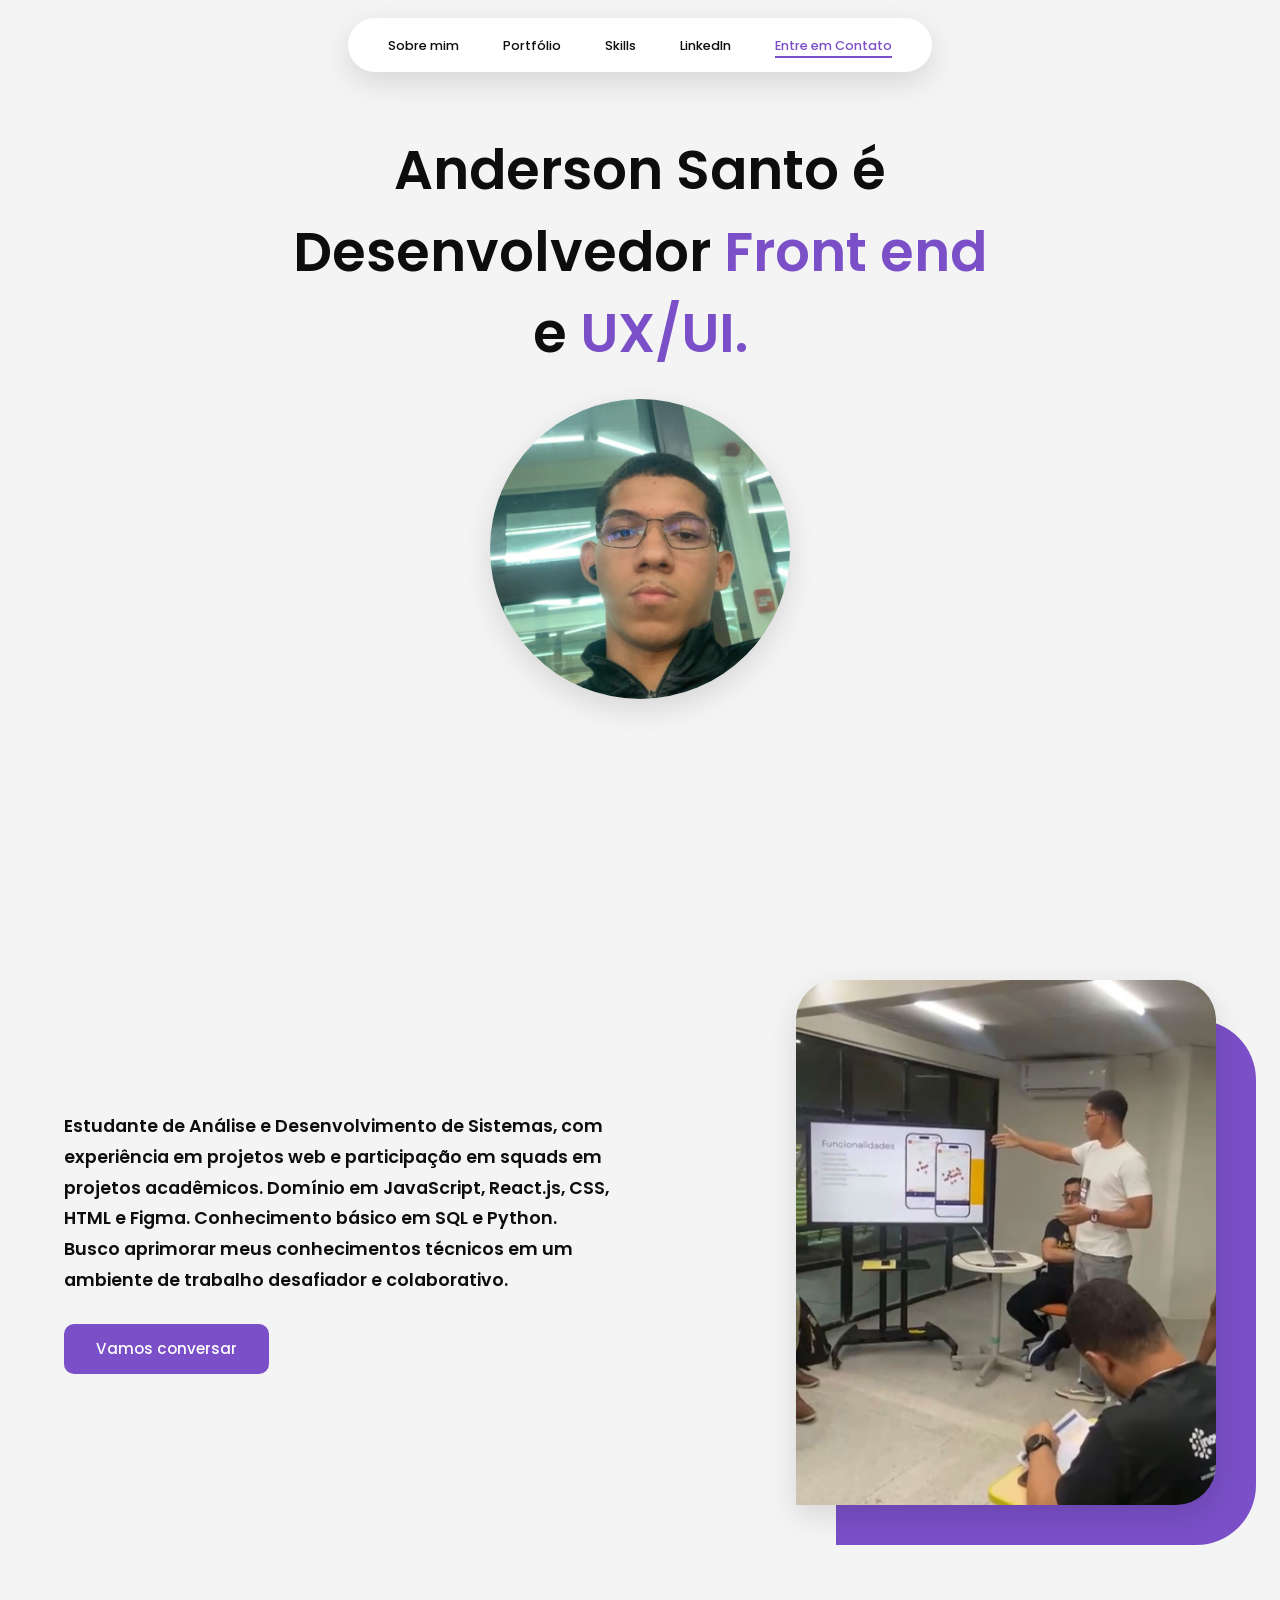
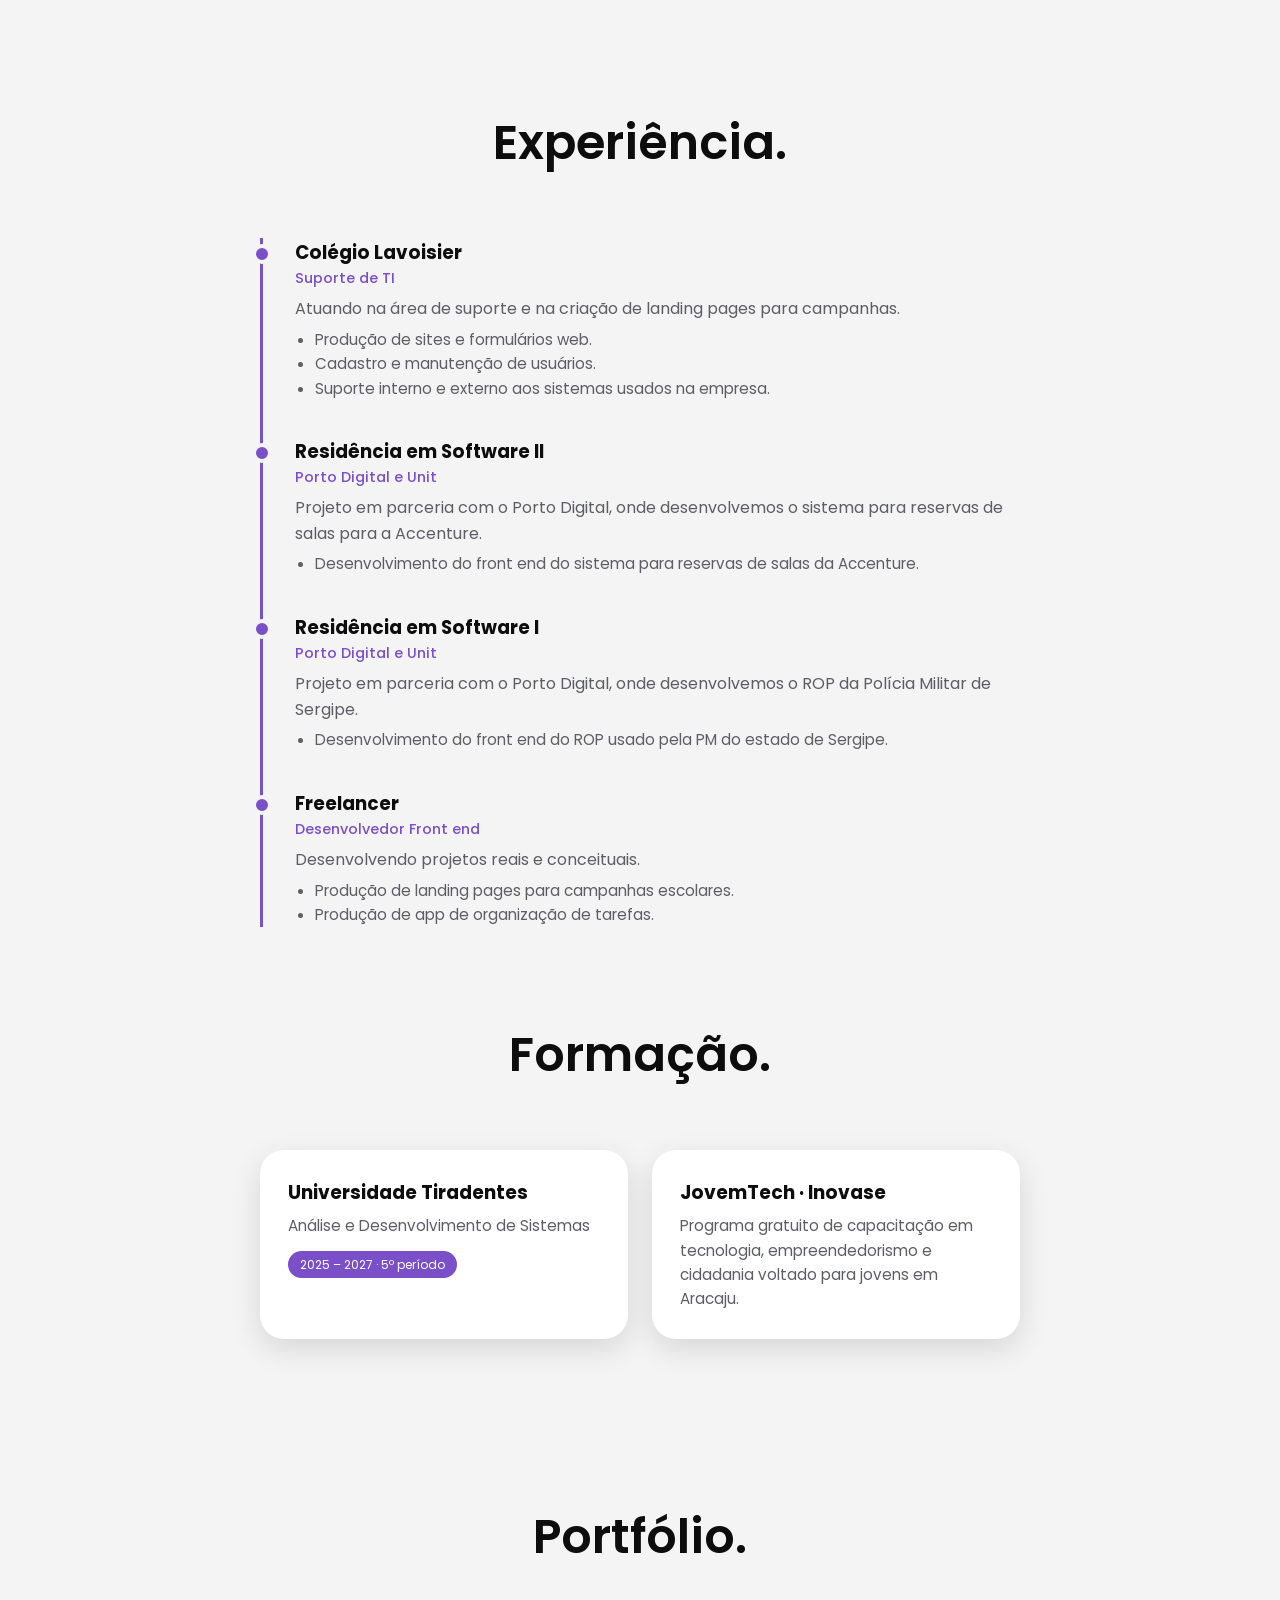
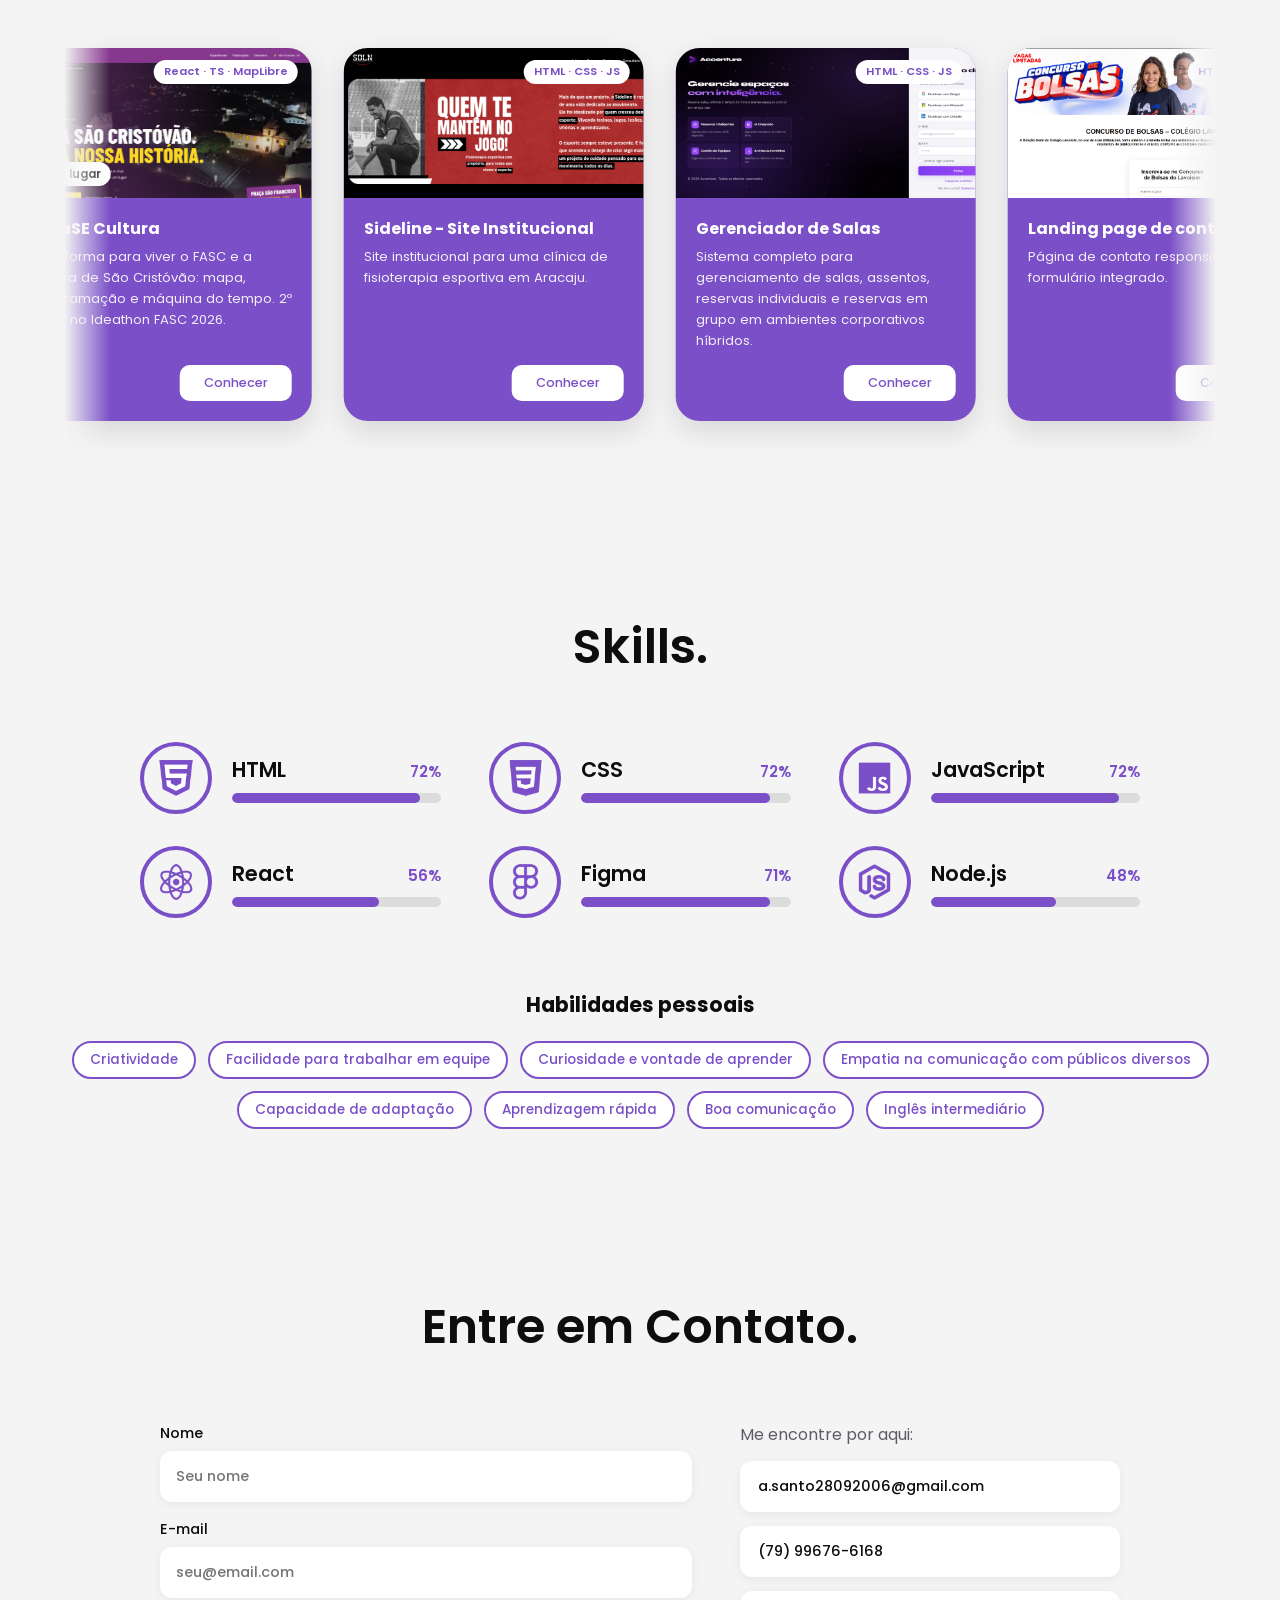
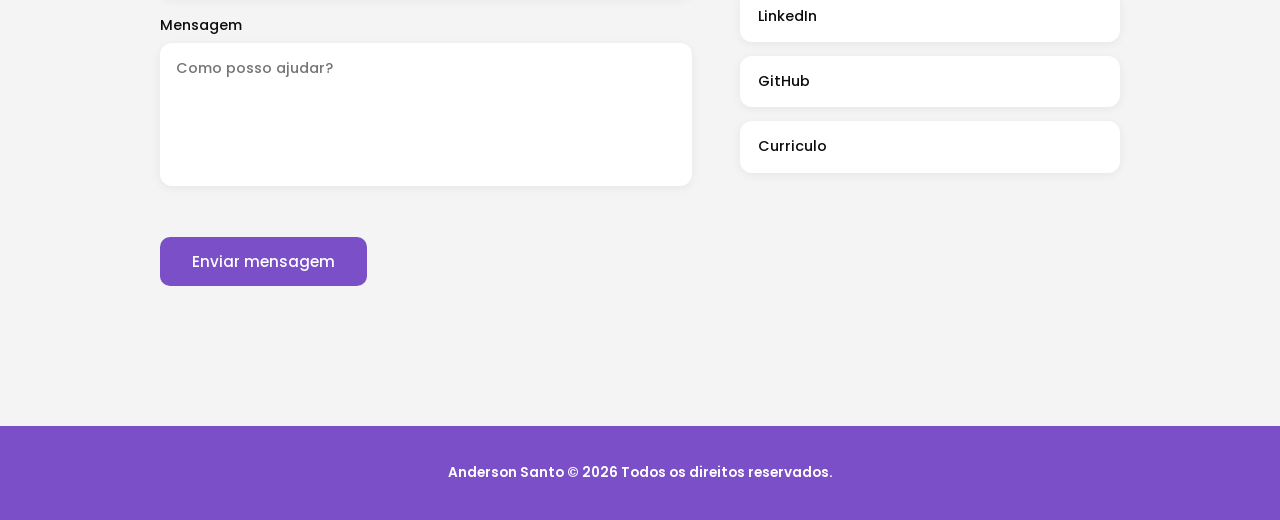
<file: index.html>
<!DOCTYPE html>
<html lang="pt-BR">
<head>
  <meta charset="UTF-8" />
  <meta name="viewport" content="width=device-width, initial-scale=1.0" />
  <title>Anderson Santo | Desenvolvedor Front end e UX/UI</title>
   <link rel="icon" type="image" href="img/favicon-512.png" />
  <meta name="description" content="Portfólio de Anderson Santo, desenvolvedor Front end e UX/UI. HTML, CSS, JavaScript, React e Figma." />
  <link rel="preconnect" href="https://fonts.googleapis.com" />
  <link rel="preconnect" href="https://fonts.gstatic.com" crossorigin />
  <link href="https://fonts.googleapis.com/css2?family=Poppins:wght@400;500;600;700&display=swap" rel="stylesheet" />
  <link rel="stylesheet" href="style.css" />
</head>
<body>

  <!-- NAVBAR -->
  <header class="nav-wrap">
    <nav class="nav" id="nav" aria-label="Navegação principal">
      <button class="nav-toggle" id="navToggle" aria-label="Abrir menu" aria-expanded="false">
        <span></span><span></span><span></span>
      </button>
      <ul class="nav-list" id="navList">
        <li><a href="#sobre">Sobre mim</a></li>
        <li><a href="#portfolio">Portfólio</a></li>
        <li><a href="#skills">Skills</a></li>
        <li><a href="https://www.linkedin.com/in/anderson-ferreira-9839b72b6" target="_blank" rel="noopener">LinkedIn</a></li>
        <li><a href="#contato">Entre em Contato</a></li>
      </ul>
    </nav>
  </header>

  <main>
    <!-- HERO -->
    <section class="hero" id="inicio">
      <h1 class="reveal">
        Anderson Santo é<br />
        Desenvolvedor <span class="accent">Front end</span><br />
        e <span class="accent">UX/UI.</span>
      </h1>
      <div class="hero-avatar reveal">
        <!-- Troque img/avatar.png pela sua ilustração -->
        <img src="img/foto1.jpeg" alt="Ilustração de Anderson Santo" id="avatarImg" />
     
      </div>
    </section>

    <!-- SOBRE -->
    <section class="about" id="sobre">
      <div class="about-text reveal">
        <p>
          Estudante de Análise e Desenvolvimento de Sistemas, com experiência em projetos web e
          participação em squads em projetos acadêmicos. Domínio em JavaScript, React.js, CSS, HTML
          e Figma. Conhecimento básico em SQL e Python. Busco aprimorar meus conhecimentos técnicos
          em um ambiente de trabalho desafiador e colaborativo.
        </p>
        <a href="#contato" class="btn btn-primary">Vamos conversar</a>
      </div>
      <div class="about-photo reveal">
        <div class="photo-frame">
          <!-- Troque img/foto.jpg pela sua foto -->
          <img src="img/foto2.jpeg" alt="Anderson Santo apresentando um projeto" id="photoImg" />
   
        </div>
      </div>
    </section>

    <!-- EXPERIÊNCIA E FORMAÇÃO -->
    <section class="section" id="experiencia">
      <h2 class="section-title reveal">Experiência.</h2>
      <div class="timeline">
        <article class="tl-item reveal">
          <span class="tl-dot"></span>
          <h3>Colégio Lavoisier <small>Suporte de TI</small></h3>
          <p>Atuando na área de suporte e na criação de landing pages para campanhas.</p>
          <ul>
            <li>Produção de sites e formulários web.</li>
            <li>Cadastro e manutenção de usuários.</li>
            <li>Suporte interno e externo aos sistemas usados na empresa.</li>
          </ul>
        </article>
         <article class="tl-item reveal">
          <span class="tl-dot"></span>
          <h3>Residência em Software II <small>Porto Digital e Unit</small></h3>
          <p>Projeto em parceria com o Porto Digital, onde desenvolvemos o sistema para reservas de salas para a Accenture.</p>
          <ul>
            <li>Desenvolvimento do front end do sistema para reservas de salas da Accenture.</li>
          </ul>
        </article>
        <article class="tl-item reveal">
          <span class="tl-dot"></span>
          <h3>Residência em Software I <small>Porto Digital e Unit</small></h3>
          <p>Projeto em parceria com o Porto Digital, onde desenvolvemos o ROP da Polícia Militar de Sergipe.</p>
          <ul>
            <li>Desenvolvimento do front end do ROP usado pela PM do estado de Sergipe.</li>
          </ul>
        </article>
        <article class="tl-item reveal">
          <span class="tl-dot"></span>
          <h3>Freelancer <small>Desenvolvedor Front end</small></h3>
          <p>Desenvolvendo projetos reais e conceituais.</p>
          <ul>
            <li>Produção de landing pages para campanhas escolares.</li>
            <li>Produção de app de organização de tarefas.</li>
          </ul>
        </article>
      </div>

      <h2 class="section-title sub reveal">Formação.</h2>
      <div class="edu-grid">
        <article class="edu-card reveal">
          <h3>Universidade Tiradentes</h3>
          <p>Análise e Desenvolvimento de Sistemas</p>
          <span class="tag">2025 – 2027 · 5º período</span>
        </article>
        <article class="edu-card reveal">
          <h3>JovemTech · Inovase</h3>
          <p>Programa gratuito de capacitação em tecnologia, empreendedorismo e cidadania voltado para jovens em Aracaju.</p>
        </article>
      </div>
    </section>

    <!-- PORTFÓLIO -->
    <section class="section" id="portfolio">
      <h2 class="section-title reveal">Portfólio.</h2>
      <div class="marquee reveal">
      <div class="cards">

        <article class="card">
          <div class="card-img">
            <img src="projects/vivase/assets/home.jpg" alt="Home da plataforma VivaSE Cultura">
            <span class="card-icon">React · TS · MapLibre</span>
            <span class="card-award">🥈 2º lugar</span>
          </div>
          <div class="card-body">
            <h3>VivaSE Cultura</h3>
            <p>Plataforma para viver o FASC e a cultura de São Cristóvão: mapa, programação e máquina do tempo. 2º lugar no Ideathon FASC 2026.</p>
            <a class="btn btn-light" href="projects/vivase/index.html">Conhecer</a>
          </div>
        </article>

        <article class="card">
          <div class="card-img">
            <img src="img/image3.png" alt="Página inicial do site da Sideline"><span class="card-icon">HTML · CSS · JS</span></div>
          <div class="card-body">
            <h3>Sideline - Site Institucional</h3>
            <p>Site institucional para uma clínica de fisioterapia esportiva em Aracaju.</p>
            <a class="btn btn-light" href="https://andersonsanto09.github.io/site-sideline/" target="_blank" rel="noopener">Conhecer</a>
          </div>
        </article>

        <article class="card">
          <div class="card-img">
            <img src="img/image.png" alt="Tela de login do Gerenciador de Salas">
            <span class="card-icon">HTML · CSS · JS</span>
          </div>
          <div class="card-body">
            <h3>Gerenciador de Salas</h3>
            <p>Sistema completo para gerenciamento de salas, assentos, reservas individuais e reservas em grupo em ambientes corporativos híbridos.
            </p>
            <a class="btn btn-light" href="projects/accenture-v3-demo/accenture-v3/index.html" target="_blank" rel="noopener">Conhecer</a>
          </div>
        </article>


        <article class="card">
          <div class="card-img">
             <img src="img/image2.png" alt="Landing page de contato"><span class="card-icon">HTML · CSS · JS</span></div>
          <div class="card-body">
            <h3>Landing page de contato</h3>
            <p>Página de contato responsiva com formulário integrado.</p>
            <a class="btn btn-light" href="https://andersonsanto09.github.io/LandingPage-Formulario/" target="_blank" rel="noopener">Conhecer</a>
          </div>
        </article>

        <!-- Cards reservados para próximos projetos: troque pelo conteúdo real quando tiver -->
        <article class="card card-soon">
          <div class="card-img"><span class="soon-mark">+</span></div>
          <div class="card-body">
            <h3>Em breve</h3>
            <p>Novo projeto em desenvolvimento.</p>
          </div>
        </article>

        <article class="card card-soon">
          <div class="card-img"><span class="soon-mark">+</span></div>
          <div class="card-body">
            <h3>Em breve</h3>
            <p>Novo projeto em desenvolvimento.</p>
          </div>
        </article>

      </div>
      </div>
    </section>

    <!-- SKILLS -->
    <section class="section" id="skills">
      <h2 class="section-title reveal">Skills.</h2>
      <div class="skills">
        <div class="skill reveal" data-level="90">
          <div class="skill-icon"><img src="img/skills/html.png" alt="HTML"></div>
          <div class="skill-info"><span class="skill-name">HTML</span><div class="bar"><i></i></div></div>
        </div>
        <div class="skill reveal" data-level="90">
          <div class="skill-icon"><img src="img/skills/css-3.png" alt="CSS"></div>
          <div class="skill-info"><span class="skill-name">CSS</span><div class="bar"><i></i></div></div>
        </div>
        <div class="skill reveal" data-level="90">
          <div class="skill-icon"><img src="img/skills/js.png" alt="JavaScript"></div>
          <div class="skill-info"><span class="skill-name">JavaScript</span><div class="bar"><i></i></div></div>
        </div>
        <div class="skill reveal" data-level="70">
          <div class="skill-icon"><img src="img/skills/react.png" alt="React"></div>
          <div class="skill-info"><span class="skill-name">React</span><div class="bar"><i></i></div></div>
        </div>
        <div class="skill reveal" data-level="90">
          <div class="skill-icon"><img src="img/skills/figma.png" alt="Figma"></div>
          <div class="skill-info"><span class="skill-name">Figma</span><div class="bar"><i></i></div></div>
        </div>
        <div class="skill reveal" data-level="60">
          <div class="skill-icon"><img src="img/skills/nodejs.png" alt="Node.js"></div>
          <div class="skill-info"><span class="skill-name">Node.js</span><div class="bar"><i></i></div></div>
        </div>
        <!-- <div class="skill reveal" data-level="40">
          <div class="skill-icon">Py</div>
          <div class="skill-info"><span class="skill-name">Python <em>(noção)</em></span><div class="bar"><i></i></div></div>
        </div> -->
        <!-- <div class="skill reveal" data-level="40">
          <div class="skill-icon">SQL</div>
          <div class="skill-info"><span class="skill-name">SQL <em>(noção)</em></span><div class="bar"><i></i></div></div>
        </div> -->
    
      </div>

      <h3 class="soft-title reveal">Habilidades pessoais</h3>
      <ul class="chips reveal">
        <li>Criatividade</li>
        <li>Facilidade para trabalhar em equipe</li>
        <li>Curiosidade e vontade de aprender</li>
        <li>Empatia na comunicação com públicos diversos</li>
        <li>Capacidade de adaptação</li>
        <li>Aprendizagem rápida</li>
        <li>Boa comunicação</li>
        <li>Inglês intermediário</li>
      </ul>
    </section>

    <!-- CONTATO -->
    <section class="section" id="contato">
      <h2 class="section-title reveal">Entre em Contato.</h2>
      <div class="contact">
        <form class="form reveal" id="contactForm" novalidate>
          <label>Nome
            <input type="text" name="nome" id="nome" placeholder="Seu nome" required />
          </label>
          <label>E-mail
            <input type="email" name="email" id="email" placeholder="seu@email.com" required />
          </label>
          <label>Mensagem
            <textarea name="mensagem" id="mensagem" rows="5" placeholder="Como posso ajudar?" required></textarea>
          </label>
          <p class="form-msg" id="formMsg" role="status" aria-live="polite"></p>
          <button type="submit" class="btn btn-primary">Enviar mensagem</button>
        </form>

        <div class="contact-info reveal">
          <p>Me encontre por aqui:</p>
          <a href="mailto:a.santo28092006@gmail.com" class="contact-link">a.santo28092006@gmail.com</a>
          <a href="tel:+5579996766168" class="contact-link">(79) 99676-6168</a>
          <a href="https://www.linkedin.com/in/anderson-ferreira-9839b72b6" target="_blank" rel="noopener" class="contact-link">LinkedIn</a>
          <a href="https://github.com/andersonsanto09" target="_blank" rel="noopener" class="contact-link">GitHub</a>
          <a href="docs/curriculo-anderson-santo.pdf" target="_blank" rel="noopener" class="contact-link">Curriculo</a>
        </div>
      </div>
    </section>
  </main>

  <footer class="footer">
    <p>Anderson Santo © 2026 Todos os direitos reservados.</p>
  </footer>

  <script src="script.js"></script>
</body>
</html>
</file>
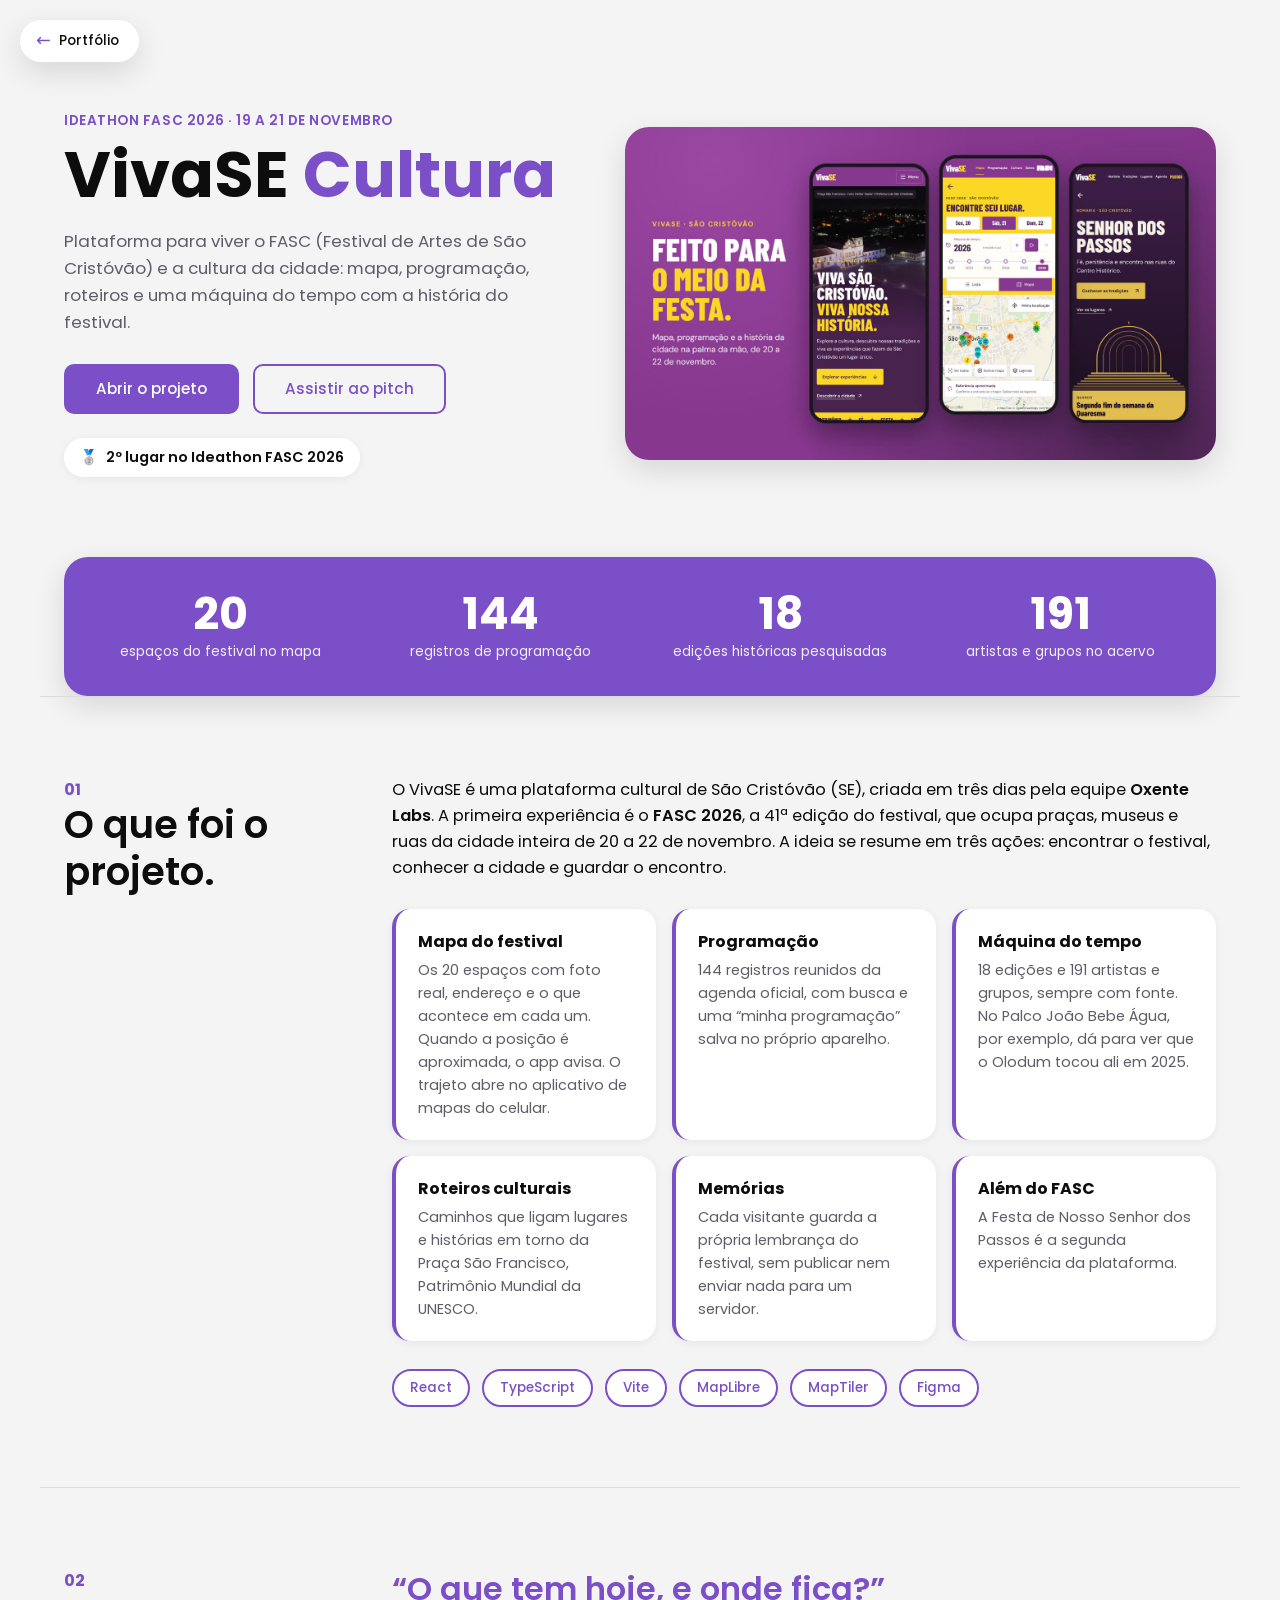
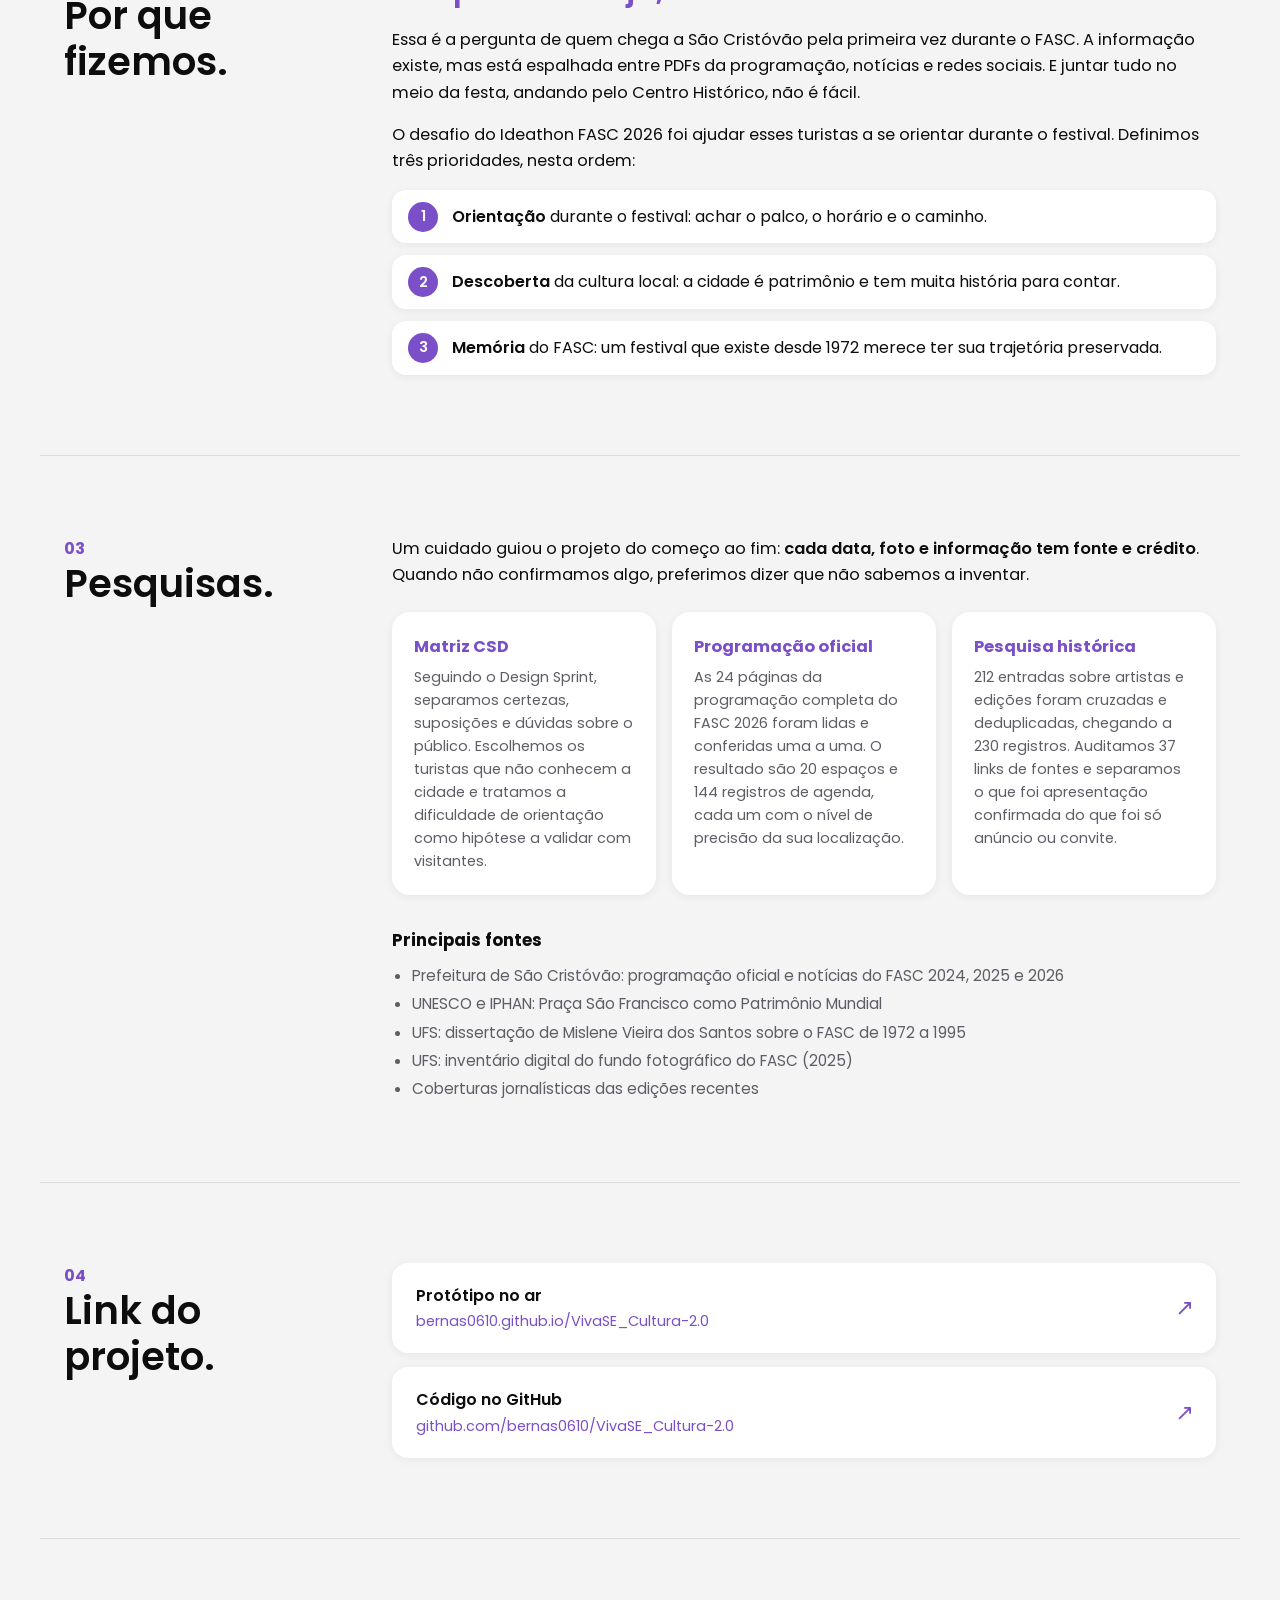
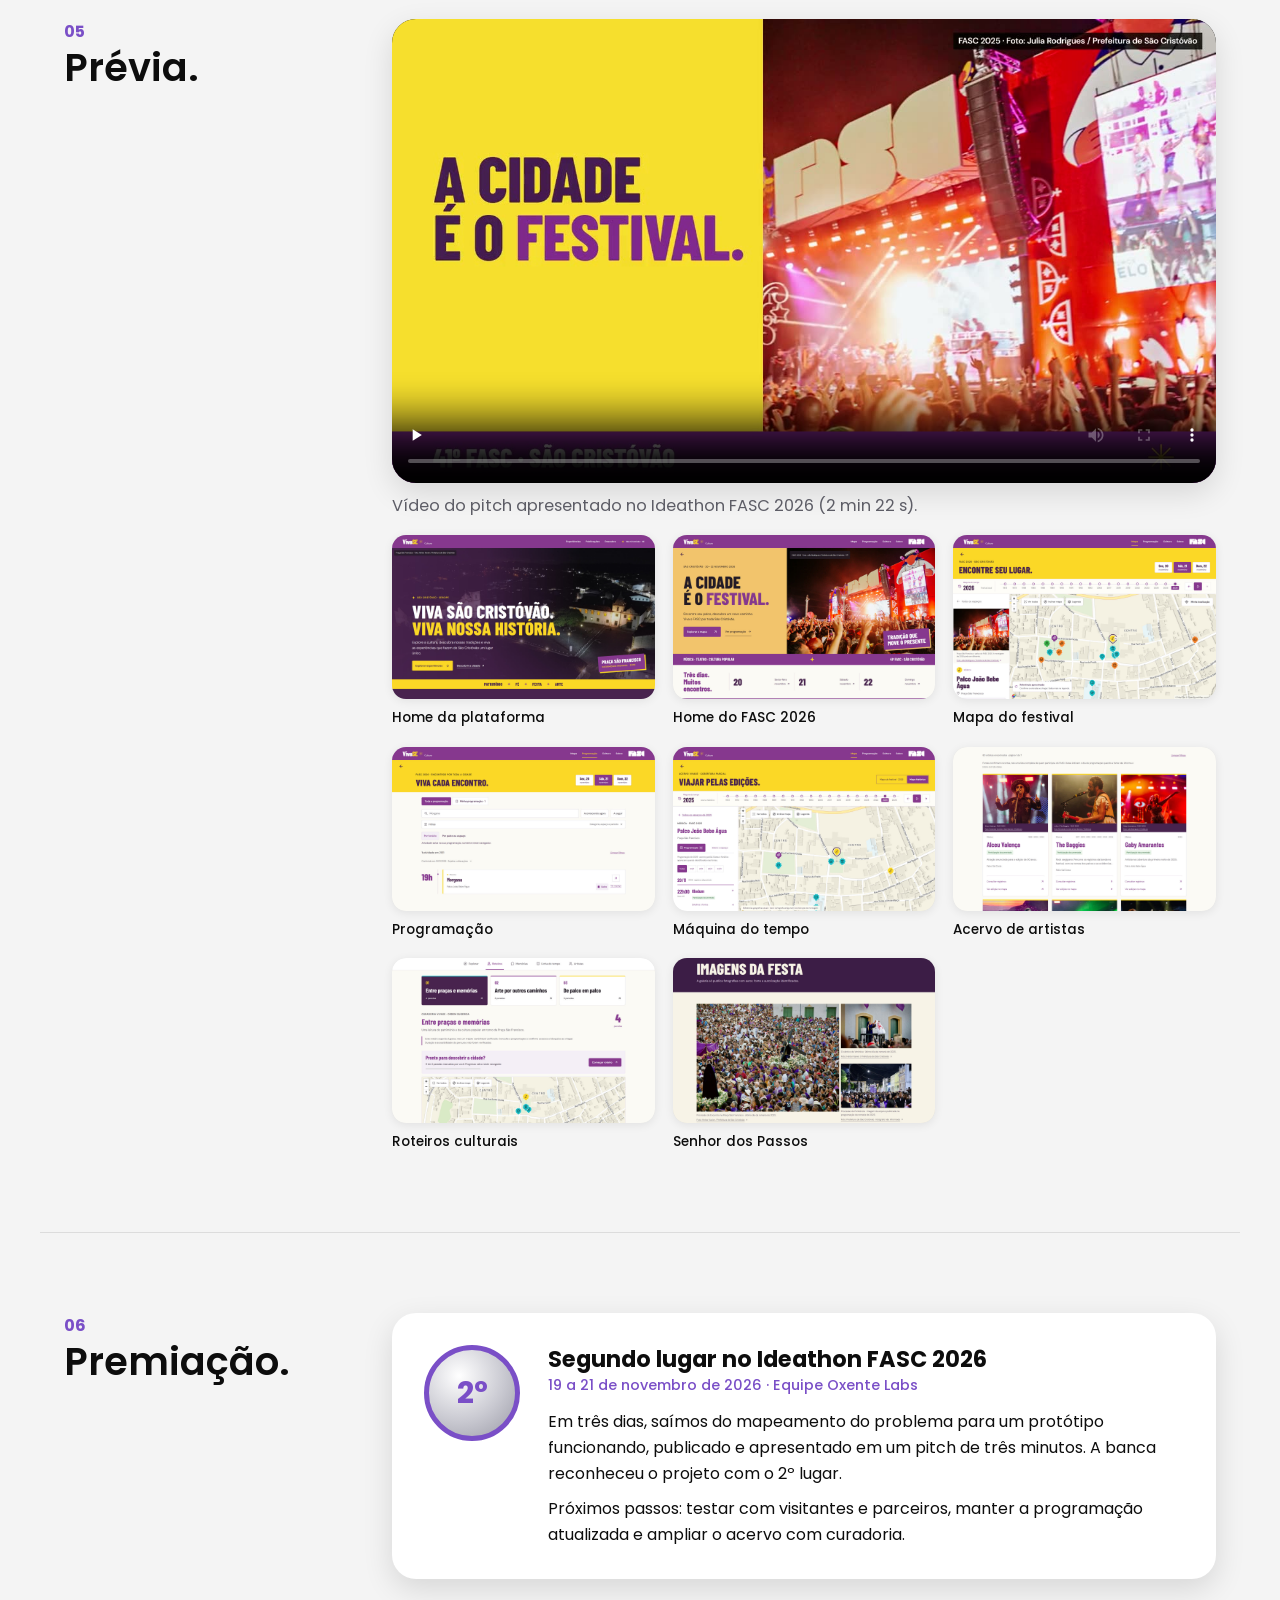
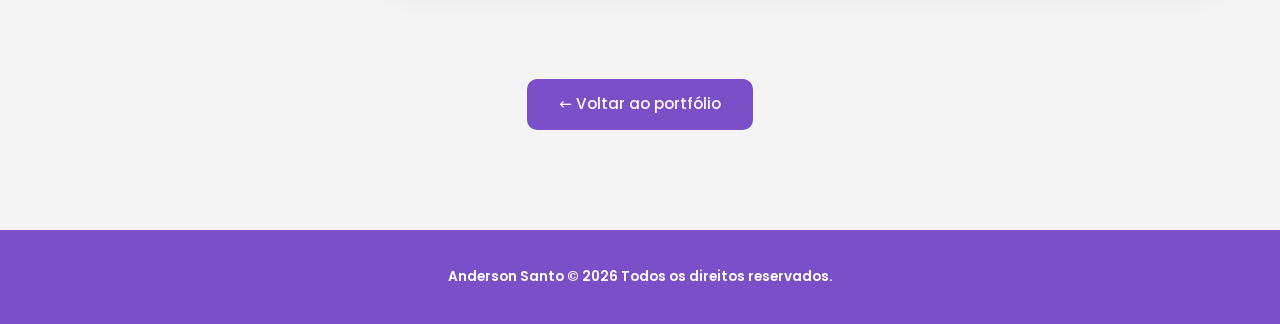
<file: projects/vivase/index.html>
<!DOCTYPE html>
<html lang="pt-BR">
<head>
  <meta charset="UTF-8" />
  <meta name="viewport" content="width=device-width, initial-scale=1.0" />
  <title>VivaSE Cultura | Anderson Santo</title>
  <link rel="icon" type="image" href="../../img/favicon-512.png" />
  <meta name="description" content="VivaSE Cultura: plataforma para viver o FASC e a cultura de São Cristóvão (SE). Projeto premiado com o 2º lugar no Ideathon FASC 2026." />
  <link rel="preconnect" href="https://fonts.googleapis.com" />
  <link rel="preconnect" href="https://fonts.gstatic.com" crossorigin />
  <link href="https://fonts.googleapis.com/css2?family=Poppins:wght@400;500;600;700&display=swap" rel="stylesheet" />
  <link rel="stylesheet" href="../../style.css" />
  <link rel="stylesheet" href="projeto.css" />
</head>
<body>

  <!-- Botão flutuante para voltar ao portfólio -->
  <a class="back-float" href="../../index.html#portfolio" aria-label="Voltar ao portfólio">
    <span class="back-arrow" aria-hidden="true">←</span>
    <span class="back-text">Portfólio</span>
  </a>

  <main>
    <!-- HERO -->
    <section class="p-hero">
      <div class="p-hero-text reveal">
        <p class="eyebrow">Ideathon FASC 2026 · 19 a 21 de novembro</p>
        <h1>VivaSE <span class="accent">Cultura</span></h1>
        <p class="lead">
          Plataforma para viver o FASC (Festival de Artes de São Cristóvão) e a cultura da cidade: mapa,
          programação, roteiros e uma máquina do tempo com a história do festival.
        </p>
        <div class="p-hero-actions">
          <a class="btn btn-primary" href="https://bernas0610.github.io/VivaSE_Cultura-2.0/" target="_blank" rel="noopener">Abrir o projeto</a>
          <a class="btn btn-outline" href="#previa">Assistir ao pitch</a>
        </div>
        <a class="award-pill" href="#premiacao"><span aria-hidden="true">🥈</span> 2º lugar no Ideathon FASC 2026</a>
      </div>
      <div class="p-hero-img reveal">
        <img src="assets/celulares.jpg" alt="Três celulares mostrando a Home do VivaSE, o mapa do FASC 2026 e a experiência Senhor dos Passos" />
      </div>
    </section>

    <!-- NÚMEROS -->
    <section class="stats reveal" aria-label="O projeto em números">
      <div><strong>20</strong><span>espaços do festival no mapa</span></div>
      <div><strong>144</strong><span>registros de programação</span></div>
      <div><strong>18</strong><span>edições históricas pesquisadas</span></div>
      <div><strong>191</strong><span>artistas e grupos no acervo</span></div>
    </section>

    <!-- 01 O QUE FOI O PROJETO -->
    <section class="section p-block" id="projeto">
      <div class="p-head reveal">
        <span class="p-num">01</span>
        <h2>O que foi o projeto.</h2>
      </div>
      <div class="p-body reveal">
        <p>
          O VivaSE é uma plataforma cultural de São Cristóvão (SE), criada em três dias pela equipe
          <strong>Oxente Labs</strong>. A primeira experiência é o <strong>FASC 2026</strong>, a 41ª edição do festival,
          que ocupa praças, museus e ruas da cidade inteira de 20 a 22 de novembro. A ideia se resume em três
          ações: encontrar o festival, conhecer a cidade e guardar o encontro.
        </p>
        <ul class="features">
          <li>
            <h3>Mapa do festival</h3>
            <p>Os 20 espaços com foto real, endereço e o que acontece em cada um. Quando a posição é aproximada, o app avisa. O trajeto abre no aplicativo de mapas do celular.</p>
          </li>
          <li>
            <h3>Programação</h3>
            <p>144 registros reunidos da agenda oficial, com busca e uma “minha programação” salva no próprio aparelho.</p>
          </li>
          <li>
            <h3>Máquina do tempo</h3>
            <p>18 edições e 191 artistas e grupos, sempre com fonte. No Palco João Bebe Água, por exemplo, dá para ver que o Olodum tocou ali em 2025.</p>
          </li>
          <li>
            <h3>Roteiros culturais</h3>
            <p>Caminhos que ligam lugares e histórias em torno da Praça São Francisco, Patrimônio Mundial da UNESCO.</p>
          </li>
          <li>
            <h3>Memórias</h3>
            <p>Cada visitante guarda a própria lembrança do festival, sem publicar nem enviar nada para um servidor.</p>
          </li>
          <li>
            <h3>Além do FASC</h3>
            <p>A Festa de Nosso Senhor dos Passos é a segunda experiência da plataforma.</p>
          </li>
        </ul>
        <ul class="chips stack" aria-label="Tecnologias usadas">
          <li>React</li><li>TypeScript</li><li>Vite</li><li>MapLibre</li><li>MapTiler</li><li>Figma</li>
        </ul>
      </div>
    </section>

    <!-- 02 MOTIVO -->
    <section class="section p-block" id="motivo">
      <div class="p-head reveal">
        <span class="p-num">02</span>
        <h2>Por que fizemos.</h2>
      </div>
      <div class="p-body reveal">
        <blockquote class="quote">“O que tem hoje, e onde fica?”</blockquote>
        <p>
          Essa é a pergunta de quem chega a São Cristóvão pela primeira vez durante o FASC. A informação existe,
          mas está espalhada entre PDFs da programação, notícias e redes sociais. E juntar tudo no meio da festa,
          andando pelo Centro Histórico, não é fácil.
        </p>
        <p>
          O desafio do Ideathon FASC 2026 foi ajudar esses turistas a se orientar durante o festival. Definimos três
          prioridades, nesta ordem:
        </p>
        <ol class="priorities">
          <li><strong>Orientação</strong> durante o festival: achar o palco, o horário e o caminho.</li>
          <li><strong>Descoberta</strong> da cultura local: a cidade é patrimônio e tem muita história para contar.</li>
          <li><strong>Memória</strong> do FASC: um festival que existe desde 1972 merece ter sua trajetória preservada.</li>
        </ol>
      </div>
    </section>

    <!-- 03 PESQUISAS -->
    <section class="section p-block" id="pesquisas">
      <div class="p-head reveal">
        <span class="p-num">03</span>
        <h2>Pesquisas.</h2>
      </div>
      <div class="p-body reveal">
        <p>
          Um cuidado guiou o projeto do começo ao fim: <strong>cada data, foto e informação tem fonte e crédito</strong>.
          Quando não confirmamos algo, preferimos dizer que não sabemos a inventar.
        </p>

        <div class="research">
          <article class="r-card">
            <h3>Matriz CSD</h3>
            <p>Seguindo o Design Sprint, separamos certezas, suposições e dúvidas sobre o público. Escolhemos os turistas que não conhecem a cidade e tratamos a dificuldade de orientação como hipótese a validar com visitantes.</p>
          </article>
          <article class="r-card">
            <h3>Programação oficial</h3>
            <p>As 24 páginas da programação completa do FASC 2026 foram lidas e conferidas uma a uma. O resultado são 20 espaços e 144 registros de agenda, cada um com o nível de precisão da sua localização.</p>
          </article>
          <article class="r-card">
            <h3>Pesquisa histórica</h3>
            <p>212 entradas sobre artistas e edições foram cruzadas e deduplicadas, chegando a 230 registros. Auditamos 37 links de fontes e separamos o que foi apresentação confirmada do que foi só anúncio ou convite.</p>
          </article>
        </div>

        <h3 class="sources-title">Principais fontes</h3>
        <ul class="sources">
          <li>Prefeitura de São Cristóvão: programação oficial e notícias do FASC 2024, 2025 e 2026</li>
          <li>UNESCO e IPHAN: Praça São Francisco como Patrimônio Mundial</li>
          <li>UFS: dissertação de Mislene Vieira dos Santos sobre o FASC de 1972 a 1995</li>
          <li>UFS: inventário digital do fundo fotográfico do FASC (2025)</li>
          <li>Coberturas jornalísticas das edições recentes</li>
        </ul>
      </div>
    </section>

    <!-- 04 LINK -->
    <section class="section p-block" id="link">
      <div class="p-head reveal">
        <span class="p-num">04</span>
        <h2>Link do projeto.</h2>
      </div>
      <div class="p-body reveal">
        <div class="links">
          <a class="link-card" href="https://bernas0610.github.io/VivaSE_Cultura-2.0/" target="_blank" rel="noopener">
            <span class="link-label">Protótipo no ar</span>
            <span class="link-url">bernas0610.github.io/VivaSE_Cultura-2.0</span>
            <span class="link-arrow" aria-hidden="true">↗</span>
          </a>
          <a class="link-card" href="https://github.com/bernas0610/VivaSE_Cultura-2.0" target="_blank" rel="noopener">
            <span class="link-label">Código no GitHub</span>
            <span class="link-url">github.com/bernas0610/VivaSE_Cultura-2.0</span>
            <span class="link-arrow" aria-hidden="true">↗</span>
          </a>
        </div>
      </div>
    </section>

    <!-- 05 PRÉVIA -->
    <section class="section p-block" id="previa">
      <div class="p-head reveal">
        <span class="p-num">05</span>
        <h2>Prévia.</h2>
      </div>
      <div class="p-body reveal">
        <div class="video">
          <video controls preload="none" poster="assets/pitch-poster.jpg" playsinline>
            <source src="assets/pitch.mp4" type="video/mp4" />
            Seu navegador não reproduz vídeo. <a href="assets/pitch.mp4">Baixe o vídeo do pitch</a>.
          </video>
        </div>
        <p class="caption">Vídeo do pitch apresentado no Ideathon FASC 2026 (2 min 22 s).</p>

        <ul class="gallery">
          <li><button type="button" data-full="assets/home.jpg"><img src="assets/home.jpg" alt="Home da plataforma VivaSE" loading="lazy" /></button><span>Home da plataforma</span></li>
          <li><button type="button" data-full="assets/home-fasc.jpg"><img src="assets/home-fasc.jpg" alt="Home do FASC 2026 no VivaSE" loading="lazy" /></button><span>Home do FASC 2026</span></li>
          <li><button type="button" data-full="assets/mapa.jpg"><img src="assets/mapa.jpg" alt="Mapa com o Palco João Bebe Água selecionado" loading="lazy" /></button><span>Mapa do festival</span></li>
          <li><button type="button" data-full="assets/programacao.jpg"><img src="assets/programacao.jpg" alt="Programação do festival com busca" loading="lazy" /></button><span>Programação</span></li>
          <li><button type="button" data-full="assets/maquina-do-tempo.jpg"><img src="assets/maquina-do-tempo.jpg" alt="Máquina do tempo mostrando o Olodum em 2025" loading="lazy" /></button><span>Máquina do tempo</span></li>
          <li><button type="button" data-full="assets/artistas.jpg"><img src="assets/artistas.jpg" alt="Acervo de artistas do FASC" loading="lazy" /></button><span>Acervo de artistas</span></li>
          <li><button type="button" data-full="assets/roteiros.jpg"><img src="assets/roteiros.jpg" alt="Roteiros culturais pelo Centro Histórico" loading="lazy" /></button><span>Roteiros culturais</span></li>
          <li><button type="button" data-full="assets/senhor-dos-passos.jpg"><img src="assets/senhor-dos-passos.jpg" alt="Experiência da Festa de Nosso Senhor dos Passos" loading="lazy" /></button><span>Senhor dos Passos</span></li>
        </ul>
      </div>
    </section>

    <!-- 06 PREMIAÇÃO -->
    <section class="section p-block" id="premiacao">
      <div class="p-head reveal">
        <span class="p-num">06</span>
        <h2>Premiação.</h2>
      </div>
      <div class="p-body reveal">
        <div class="award">
          <div class="medal" aria-hidden="true">2º</div>
          <div>
            <h3>Segundo lugar no Ideathon FASC 2026</h3>
            <p class="award-meta">19 a 21 de novembro de 2026 · Equipe Oxente Labs</p>
            <p>
              Em três dias, saímos do mapeamento do problema para um protótipo funcionando, publicado e
              apresentado em um pitch de três minutos. A banca reconheceu o projeto com o 2º lugar.
            </p>
            <p>
              Próximos passos: testar com visitantes e parceiros, manter a programação atualizada e ampliar o
              acervo com curadoria.
            </p>
          </div>
        </div>
      </div>
    </section>

    <div class="back">
      <a class="btn btn-primary" href="../../index.html#portfolio">← Voltar ao portfólio</a>
    </div>
  </main>

  <dialog class="lightbox" id="lightbox" aria-label="Imagem ampliada">
    <button type="button" class="lightbox-close" aria-label="Fechar">×</button>
    <img alt="" />
  </dialog>

  <footer class="footer">
    <p>Anderson Santo © 2026 Todos os direitos reservados.</p>
  </footer>

  <script src="projeto.js"></script>
</body>
</html>
</file>
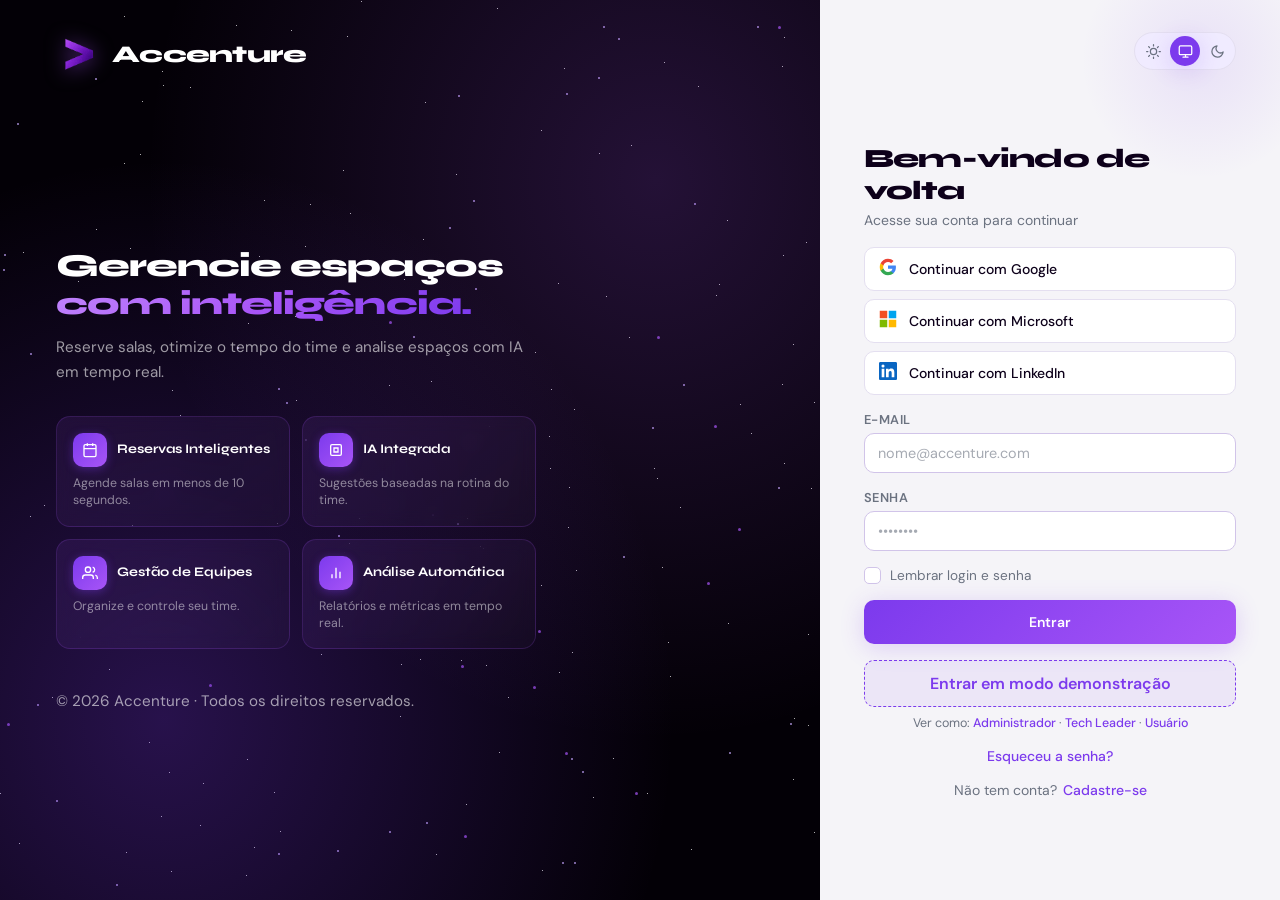
<file: projects/accenture-v3-demo/accenture-v3/index.html>
<!doctype html>
<html lang="pt-BR">
<head>
  <meta charset="UTF-8"/>
  <meta name="viewport" content="width=device-width, initial-scale=1.0"/>
  <title>Accenture | Gestão de Salas</title>
  <link rel="icon" href="assets/favicon.ico"/>
  <link rel="stylesheet" href="css/theme.css"/>
  <link rel="stylesheet" href="css/auth.css"/>
</head>
<body>
<main class="page-layout">

  <!-- ═══ HERO PANEL ═══════════════════════════════════════════════ -->
  <section class="hero-panel">
    <div class="stars-bg" aria-hidden="true">
      <div id="star-layer-1" class="star-layer star-layer--1"></div>
      <div id="star-layer-2" class="star-layer star-layer--2"></div>
      <div id="star-layer-3" class="star-layer star-layer--3"></div>
    </div>

    <div class="brand">
      <img src="assets/logo.png" alt="Accenture" class="brand-logo"/>
      <span class="brand-name">Accenture</span>
    </div>

    <div class="hero-copy">
      <h1>Gerencie espaços<br><span>com inteligência.</span></h1>
      <p>Reserve salas, otimize o tempo do time e analise espaços com IA em tempo real.</p>

      <div class="floating-cards">
        <article class="feature-card">
          <div class="feature-card__head">
            <div class="feature-icon-wrap"><svg viewBox="0 0 24 24"><rect x="3" y="4" width="18" height="18" rx="2"/><path d="M16 2v4M8 2v4M3 10h18"/></svg></div>
            <h3 class="feature-card__title">Reservas Inteligentes</h3>
          </div>
          <p class="feature-card__desc">Agende salas em menos de 10 segundos.</p>
        </article>
        <article class="feature-card">
          <div class="feature-card__head">
            <div class="feature-icon-wrap"><svg viewBox="0 0 24 24"><rect x="4" y="4" width="16" height="16" rx="2"/><path d="M9 9h6v6H9z"/></svg></div>
            <h3 class="feature-card__title">IA Integrada</h3>
          </div>
          <p class="feature-card__desc">Sugestões baseadas na rotina do time.</p>
        </article>
        <article class="feature-card">
          <div class="feature-card__head">
            <div class="feature-icon-wrap"><svg viewBox="0 0 24 24"><path d="M17 21v-2a4 4 0 0 0-4-4H5a4 4 0 0 0-4 4v2"/><circle cx="9" cy="7" r="4"/><path d="M23 21v-2a4 4 0 0 0-3-3.87M16 3.13a4 4 0 0 1 0 7.75"/></svg></div>
            <h3 class="feature-card__title">Gestão de Equipes</h3>
          </div>
          <p class="feature-card__desc">Organize e controle seu time.</p>
        </article>
        <article class="feature-card">
          <div class="feature-card__head">
            <div class="feature-icon-wrap"><svg viewBox="0 0 24 24"><path d="M18 20V10M12 20V4M6 20v-6"/></svg></div>
            <h3 class="feature-card__title">Análise Automática</h3>
          </div>
          <p class="feature-card__desc">Relatórios e métricas em tempo real.</p>
        </article>
      </div>
      <p class="hero-footer">© 2026 Accenture · Todos os direitos reservados.</p>
    </div>
  </section>

  <!-- ═══ FORM PANEL ════════════════════════════════════════════════ -->
  <section class="form-panel">
    <!-- 3-button theme switcher (light / system / dark) -->
    <div class="theme-switcher theme-switcher-top" role="group" aria-label="Tema de cores">
      <button type="button" class="theme-btn" data-theme-btn="light" title="Tema claro" aria-pressed="false">
        <svg viewBox="0 0 24 24"><circle cx="12" cy="12" r="5"/><path d="M12 1v2M12 21v2M4.22 4.22l1.42 1.42M18.36 18.36l1.42 1.42M1 12h2M21 12h2M4.22 19.78l1.42-1.42M18.36 5.64l1.42-1.42"/></svg>
      </button>
      <button type="button" class="theme-btn" data-theme-btn="system" title="Usar preferência do sistema (detecta automaticamente)" aria-pressed="false">
        <svg viewBox="0 0 24 24"><rect x="2" y="3" width="20" height="14" rx="2"/><path d="M8 21h8M12 17v4"/></svg>
      </button>
      <button type="button" class="theme-btn" data-theme-btn="dark" title="Tema escuro" aria-pressed="false">
        <svg viewBox="0 0 24 24"><path d="M21 12.79A9 9 0 1 1 11.21 3 7 7 0 0 0 21 12.79z"/></svg>
      </button>
    </div>

    <div class="form-wrapper">
      <div class="screen-slider">

        <!-- ── LOGIN ──────────────────────────────────────────────── -->
        <form class="auth-screen active" data-screen="login" data-form-type="login" novalidate>
          <div class="auth-header">
            <h2>Bem-vindo de volta</h2>
            <p class="auth-subtitle">Acesse sua conta para continuar</p>
          </div>

          <div class="social-auth" role="group" aria-label="Login com rede social">
            <button type="button" class="social-btn" data-oauth="google">
              <span class="social-btn__icon">
                <svg viewBox="0 0 24 24"><path fill="#4285F4" d="M22.56 12.25c0-.78-.07-1.53-.2-2.25H12v4.26h5.92a5.06 5.06 0 0 1-2.2 3.32v2.77h3.57c2.08-1.92 3.28-4.74 3.28-8.1z"/><path fill="#34A853" d="M12 23c2.97 0 5.46-.98 7.28-2.66l-3.57-2.77c-.98.66-2.23 1.06-3.71 1.06-2.86 0-5.29-1.93-6.16-4.53H2.18v2.84C3.99 20.53 7.7 23 12 23z"/><path fill="#FBBC05" d="M5.84 14.09c-.22-.66-.35-1.36-.35-2.09s.13-1.43.35-2.09V7.07H2.18C1.43 8.55 1 10.22 1 12s.43 3.45 1.18 4.93l2.85-2.22.81-.62z"/><path fill="#EA4335" d="M12 5.38c1.62 0 3.06.56 4.21 1.64l3.15-3.15C17.45 2.09 14.97 1 12 1 7.7 1 3.99 3.47 2.18 7.07l3.66 2.84c.87-2.6 3.3-4.53 6.16-4.53z"/></svg>
              </span>
              <span class="social-btn__label">Continuar com Google</span>
            </button>
            <button type="button" class="social-btn" data-oauth="microsoft">
              <span class="social-btn__icon">
                <svg viewBox="0 0 24 24"><path fill="#F25022" d="M1 1h10v10H1z"/><path fill="#00A4EF" d="M13 1h10v10H13z"/><path fill="#7FBA00" d="M1 13h10v10H1z"/><path fill="#FFB900" d="M13 13h10v10H13z"/></svg>
              </span>
              <span class="social-btn__label">Continuar com Microsoft</span>
            </button>
            <button type="button" class="social-btn" data-oauth="linkedin">
              <span class="social-btn__icon">
                <svg viewBox="0 0 24 24"><path fill="#0A66C2" d="M20.447 20.452h-3.554v-5.569c0-1.328-.027-3.037-1.852-3.037-1.853 0-2.136 1.445-2.136 2.939v5.667H9.351V9h3.414v1.561h.046c.477-.9 1.637-1.85 3.37-1.85 3.601 0 4.267 2.37 4.267 5.455v6.286zM5.337 7.433a2.062 2.062 0 0 1-2.063-2.065 2.064 2.064 0 1 1 2.063 2.065zm1.782 13.019H3.555V9h3.564v11.452zM22.225 0H1.771C.792 0 0 .774 0 1.729v20.542C0 23.227.792 24 1.771 24h20.451C23.2 24 24 23.227 24 22.271V1.729C24 .774 23.2 0 22.222 0h.003z"/></svg>
              </span>
              <span class="social-btn__label">Continuar com LinkedIn</span>
            </button>
          </div>

          <p class="auth-divider"><span>ou use e-mail</span></p>

          <div class="field">
            <label class="field-label" for="login-email">E-mail</label>
            <input id="login-email" type="email" class="field-input" placeholder="nome@accenture.com" autocomplete="email" required/>
          </div>
          <div class="field">
            <label class="field-label" for="login-password">Senha</label>
            <input id="login-password" type="password" class="field-input" placeholder="••••••••" autocomplete="current-password" required/>
          </div>

          <label class="checkbox-row">
            <input type="checkbox" id="remember-me"/>
            <span class="checkbox-box"><svg viewBox="0 0 24 24"><path d="M20 6L9 17l-5-5"/></svg></span>
            <span class="checkbox-label">Lembrar login e senha</span>
          </label>

          <button type="submit" class="btn-primary" style="width:100%;padding:13px">Entrar</button>

          <p class="auth-divider"><span>ou apresente sem backend</span></p>
          <div class="demo-box">
            <button type="button" class="btn-demo" data-demo-role="ADMIN">Entrar em modo demonstração</button>
            <p class="demo-roles">
              Ver como:
              <button type="button" class="btn-link" data-demo-role="ADMIN">Administrador</button> ·
              <button type="button" class="btn-link" data-demo-role="TECHLEADER">Tech Leader</button> ·
              <button type="button" class="btn-link" data-demo-role="USER">Usuário</button>
            </p>
          </div>

          <p class="auth-footer">
            <button type="button" class="btn-link" data-screen-toggle="forgot">Esqueceu a senha?</button>
          </p>
          <p class="auth-footer auth-footer--inline">
            Não tem conta? <button type="button" class="btn-link" data-screen-toggle="register">Cadastre-se</button>
          </p>
        </form>

        <!-- ── CADASTRO ────────────────────────────────────────────── -->
        <form class="auth-screen" data-screen="register" data-form-type="register" novalidate>
          <div class="auth-header">
            <h2>Criar conta</h2>
            <p class="auth-subtitle">Junte-se ao RoomFlow da Accenture</p>
          </div>

          <div class="social-auth">
            <button type="button" class="social-btn" data-oauth="google">
              <span class="social-btn__icon"><svg viewBox="0 0 24 24"><path fill="#4285F4" d="M22.56 12.25c0-.78-.07-1.53-.2-2.25H12v4.26h5.92a5.06 5.06 0 0 1-2.2 3.32v2.77h3.57c2.08-1.92 3.28-4.74 3.28-8.1z"/><path fill="#34A853" d="M12 23c2.97 0 5.46-.98 7.28-2.66l-3.57-2.77c-.98.66-2.23 1.06-3.71 1.06-2.86 0-5.29-1.93-6.16-4.53H2.18v2.84C3.99 20.53 7.7 23 12 23z"/><path fill="#FBBC05" d="M5.84 14.09c-.22-.66-.35-1.36-.35-2.09s.13-1.43.35-2.09V7.07H2.18C1.43 8.55 1 10.22 1 12s.43 3.45 1.18 4.93l2.85-2.22.81-.62z"/><path fill="#EA4335" d="M12 5.38c1.62 0 3.06.56 4.21 1.64l3.15-3.15C17.45 2.09 14.97 1 12 1 7.7 1 3.99 3.47 2.18 7.07l3.66 2.84c.87-2.6 3.3-4.53 6.16-4.53z"/></svg></span>
              <span class="social-btn__label">Cadastrar com Google</span>
            </button>
            <button type="button" class="social-btn" data-oauth="microsoft">
              <span class="social-btn__icon"><svg viewBox="0 0 24 24"><path fill="#F25022" d="M1 1h10v10H1z"/><path fill="#00A4EF" d="M13 1h10v10H13z"/><path fill="#7FBA00" d="M1 13h10v10H1z"/><path fill="#FFB900" d="M13 13h10v10H13z"/></svg></span>
              <span class="social-btn__label">Cadastrar com Microsoft</span>
            </button>
          </div>

          <p class="auth-divider"><span>ou use e-mail</span></p>

          <div class="field"><label class="field-label" for="reg-name">Nome Completo</label><input id="reg-name" type="text" class="field-input" placeholder="João Silva" required/></div>
          <div class="field"><label class="field-label" for="reg-email">E-mail</label><input id="reg-email" type="email" class="field-input" placeholder="nome@accenture.com" required/></div>
      <div class="field">
  <label for="reg-tipo-funcionario">Tipo de funcionário</label>

  <select id="reg-tipo-funcionario" class="field-input" required>
    <option value="OUTRO">Outro</option>
    <option value="PROGRAMADOR">Programador</option>
    <option value="DESIGNER">Designer</option>
    <option value="QA">QA / Testes</option>
    <option value="SUPORTE">Suporte</option>
    <option value="GESTOR">Gestor</option>
  </select>
</div>
          <div class="field"><label class="field-label" for="reg-password">Senha</label><input id="reg-password" type="password" class="field-input" placeholder="Mínimo 6 caracteres" required/></div>
          <div class="field"><label class="field-label" for="reg-password-confirm">Confirmar senha</label><input id="reg-password-confirm" type="password" class="field-input" placeholder="Repita a senha" required/></div>

          <button type="submit" class="btn-primary" style="width:100%;padding:13px">Criar conta</button>

          <p class="auth-footer auth-footer--inline">
            Já tem conta? <button type="button" class="btn-link" data-screen-toggle="login">Fazer login</button>
          </p>
        </form>

        <!-- ── ESQUECEU SENHA ──────────────────────────────────────── -->
        <form class="auth-screen" data-screen="forgot" data-form-type="forgot" novalidate>
          <div class="auth-header">
            <h2>Recuperar senha</h2>
            <p class="auth-subtitle">Enviaremos um link de redefinição</p>
          </div>
          <div class="field"><label class="field-label" for="forgot-email">E-mail</label><input id="forgot-email" type="email" class="field-input" placeholder="nome@accenture.com" autocomplete="email" required/></div>
          <p class="auth-hint">📩 Você receberá um e-mail com link para redefinir sua senha com segurança.</p>
          <button type="submit" class="btn-primary" style="width:100%;padding:13px">Enviar link</button>
          <p class="auth-footer auth-footer--inline">
            Lembrou? <button type="button" class="btn-link" data-screen-toggle="login">Voltar ao login</button>
          </p>
        </form>

      </div>
    </div>
  </section>
</main>

<script src="js/auth.js"></script>
<script src="js/demo.js"></script>
<script src="js/toast.js"></script>
<script src="js/stars.js"></script>
<script src="js/login.js"></script>
</body>
</html>
</file>
<file: style.css>
:root {
  --purple: #7a4fc7;
  --purple-dark: #6238b0;
  --bg: #f4f4f4;
  --text: #0d0d0d;
  --muted: #5d5d66;
  --gray: #dcdcdc;
  --radius: 24px;
  --shadow: 0 10px 30px rgba(0, 0, 0, 0.12);
}

*, *::before, *::after { box-sizing: border-box; margin: 0; padding: 0; }

html { scroll-behavior: smooth; 
  scroll-padding-top: 90px; 
}

body {
  font-family: "Poppins", system-ui, sans-serif;
  background: var(--bg);
  color: var(--text);
  line-height: 1.6;
  overflow-x: hidden;
}

img { max-width: 100%; display: block; }
a { color: inherit; text-decoration: none; }
ul { list-style: none; }

/* ---------- NAV ---------- */
.nav-wrap {
  position: fixed;
  top: 18px;
  left: 0;
  right: 0;
  display: flex;
  justify-content: center;
  z-index: 100;
  padding: 0 16px;
  transition:
    transform 0.6s cubic-bezier(0.22, 1, 0.36, 1),
    opacity 0.5s ease;
  will-change: transform, opacity;
}
.nav-wrap.nav-hidden {
  transform: translateY(calc(-100% - 30px)) scale(0.96);
  opacity: 0;
  pointer-events: none;
  transition:
    transform 0.45s cubic-bezier(0.55, 0, 0.75, 0.3),
    opacity 0.35s ease 0.08s;
}
.nav {
  background: #fff;
  border-radius: 30px;
  box-shadow: var(--shadow);
  padding: 14px 40px;
}
.nav-list { display: flex; gap: 44px; }
.nav-list a {
  font-size: 0.8rem;
  font-weight: 500;
  position: relative;
  padding: 4px 0;
  transition: color 0.2s;
}
.nav-list a::after {
  content: "";
  position: absolute;
  left: 0; bottom: 0;
  width: 0; height: 2px;
  background: var(--purple);
  transition: width 0.25s;
}
.nav-list a:hover, .nav-list a.active { color: var(--purple); }
.nav-list a:hover::after, .nav-list a.active::after { width: 100%; }

.nav-toggle { display: none; background: none; border: 0; cursor: pointer; padding: 4px; }
.nav-toggle span { display: block; width: 24px; height: 2px; background: var(--text); margin: 5px 0; transition: 0.25s; }

/* ---------- HERO ---------- */
.hero {
  min-height: 100vh;
  padding: 130px 20px 60px;
  text-align: center;
  display: flex;
  flex-direction: column;
  align-items: center;
}
.hero h1 {
  font-size: clamp(2rem, 5vw, 3.4rem);
  font-weight: 600;
  line-height: 1.5;
}
.accent { color: var(--purple); }
.hero-avatar {
  margin-top: 24px;
  width: min(300px, 70vw);
}
.hero-avatar img {
  width: 100%;
  aspect-ratio: 1;
  object-fit: cover;
  object-position: 50% 75%;
  border-radius: 50%;
  box-shadow: var(--shadow);
}
.avatar-fallback {
  width: 220px; height: 220px; border-radius: 50%;
  background: var(--purple); color: #fff;
  display: grid; place-items: center;
  font-size: 4rem; font-weight: 700;
}

/* ---------- SOBRE ---------- */
.about {
  max-width: 1200px;
  margin: 0 auto;
  padding: 80px 24px 120px;
  display: grid;
  grid-template-columns: 1fr 1fr;
  gap: 60px;
  align-items: center;
}
.about-text p {
  font-size: 1.1rem;
  font-weight: 600;
  line-height: 1.75;
  margin-bottom: 28px;
}
.photo-frame {
  position: relative;
  width: min(420px, 100%);
  margin-left: auto;
  aspect-ratio: 4 / 5;
  z-index: 0;
}
.photo-frame::before {
  content: "";
  position: absolute;
  inset: 40px -40px -40px 40px;
  background: var(--purple);
  border-radius: 0 60px 60px 0;
  border-bottom-right-radius: 60px;
  z-index: -1;
}
.photo-frame img, .photo-fallback {
  width: 100%; height: 100%;
  object-fit: cover;
  border-radius: 40px 40px 40px 0;
  box-shadow: var(--shadow);
}
.photo-fallback { background: var(--gray); display: grid; place-items: center; color: var(--muted); }

/* ---------- SEÇÕES ---------- */
.section {
  max-width: 1200px;
  margin: 0 auto;
  padding: 80px 24px;
}
.section-title {
  text-align: center;
  font-size: clamp(2rem, 4vw, 3rem);
  font-weight: 600;
  margin-bottom: 56px;
}
.section-title.sub { margin-top: 90px; }

/* ---------- TIMELINE ---------- */
.timeline {
  max-width: 760px;
  margin: 0 auto;
  border-left: 3px solid var(--purple);
  padding-left: 32px;
  display: grid;
  gap: 36px;
}
.tl-item { position: relative; }
.tl-dot {
  position: absolute;
  left: -43px; top: 6px;
  width: 20px; height: 20px;
  background: var(--purple);
  border: 4px solid var(--bg);
  border-radius: 50%;
}
.tl-item h3 { font-size: 1.15rem; }
.tl-item h3 small { display: block; color: var(--purple); font-weight: 500; font-size: 0.9rem; }
.tl-item p { color: var(--muted); margin: 6px 0; }
.tl-item ul { list-style: disc; padding-left: 20px; color: var(--muted); font-size: 0.95rem; }

.edu-grid {
  display: grid;
  grid-template-columns: repeat(auto-fit, minmax(280px, 1fr));
  gap: 24px;
  max-width: 760px;
  margin: 0 auto;
}
.edu-card {
  background: #fff;
  border-radius: var(--radius);
  padding: 28px;
  box-shadow: var(--shadow);
}
.edu-card h3 { margin-bottom: 6px; }
.edu-card p { color: var(--muted); font-size: 0.95rem; }
.tag {
  display: inline-block; margin-top: 12px;
  background: var(--purple); color: #fff;
  font-size: 0.75rem; padding: 4px 12px; border-radius: 20px;
}

/* ---------- CARDS ---------- */
.marquee {
  overflow: hidden;
  padding: 16px 0 28px; /* espaço para a sombra e o hover */
  -webkit-mask-image: linear-gradient(90deg, transparent, #000 4%, #000 96%, transparent);
          mask-image: linear-gradient(90deg, transparent, #000 4%, #000 96%, transparent);
}
.marquee {
  cursor: grab;
  touch-action: pan-y; /* no celular, arrastar na vertical continua rolando a página */
  user-select: none;
  -webkit-user-select: none;
}
.marquee.is-dragging { cursor: grabbing; }
.marquee img { -webkit-user-drag: none; pointer-events: none; }
.cards {
  display: flex;
  width: max-content;
  will-change: transform;
}
.card {
  flex: none;
  width: min(300px, 78vw);
  margin-right: 32px;
  background: var(--purple);
  color: #fff;
  border-radius: var(--radius);
  overflow: hidden;
  box-shadow: var(--shadow);
  display: flex;
  flex-direction: column;
  transition: transform 0.25s, box-shadow 0.25s;
}
.card:hover { transform: translateY(-6px); box-shadow: 0 16px 36px rgba(122, 79, 199, 0.35); }
.card-img {
  height: 150px;
  background: var(--gray);
  position: relative;
  overflow: hidden;
}
.card-img img {
  width: 100%; height: 100%;
  object-fit: cover;
  object-position: left top;
  display: block;
}
.card-icon {
  position: absolute;
  top: 12px; right: 14px;
  font-size: 0.7rem; font-weight: 600;
  color: var(--purple);
  background: #fff;
  padding: 3px 10px;
  border-radius: 20px;
}
.card-award {
  position: absolute;
  bottom: 12px; left: 14px;
  font-size: 0.72rem; font-weight: 600;
  color: var(--text);
  background: #fff;
  padding: 3px 10px;
  border-radius: 20px;
  box-shadow: 0 2px 8px rgba(0, 0, 0, 0.18);
}
.card-body {
  padding: 18px 20px 20px;
  display: flex; flex-direction: column; flex: 1;
}
/* Cards "Em breve" (sem projeto) */
.card-soon { opacity: 0.55; }
.card-soon .card-img { display: grid; place-items: center; }
.soon-mark { font-size: 3rem; font-weight: 300; color: var(--purple); line-height: 1; }
.card-body h3 { font-size: 1rem; }
.card-body p { font-size: 0.82rem; opacity: 0.9; margin: 4px 0 14px; flex: 1; }

/* ---------- BOTÕES ---------- */
.btn {
  display: inline-block;
  border: 0;
  cursor: pointer;
  font-family: inherit;
  font-weight: 500;
  border-radius: 10px;
  transition: transform 0.2s, background 0.2s;
}
.btn:hover { transform: translateY(-2px); }
.btn-light {
  align-self: flex-end;
  background: #fff;
  color: var(--purple);
  font-size: 0.8rem;
  padding: 8px 24px;
}
.btn-primary {
  background: var(--purple);
  color: #fff;
  padding: 13px 32px;
  font-size: 0.95rem;
}
.btn-primary:hover { background: var(--purple-dark); }

/* ---------- SKILLS ---------- */
.skills {
  display: grid;
  grid-template-columns: repeat(auto-fit, minmax(280px, 1fr));
  gap: 32px 48px;
  max-width: 1000px;
  margin: 0 auto;
}
.skill { display: flex; align-items: center; gap: 20px; }
.skill-icon {
  flex: none;
  width: 72px; height: 72px;
  border-radius: 50%;
  color: #fff;
  display: grid; place-items: center;
  font-weight: 700;
  font-size: 1.1rem;
  overflow: hidden;
  border: 4px solid var(--purple);
}
.skill-icon img {
  width: 60%; height: 60%;
  object-fit: contain;
}
.skill-info { flex: 1; }
.skill-name { font-size: 1.3rem; font-weight: 600; }
.skill-name em { font-size: 0.8rem; font-weight: 400; color: var(--muted); }
.skill-head { display: flex; justify-content: space-between; align-items: baseline; gap: 12px; }
.skill-pct {
  font-size: 0.95rem; font-weight: 600;
  color: var(--purple);
  font-variant-numeric: tabular-nums;
}
.bar { height: 10px; background: var(--gray); border-radius: 10px; margin-top: 6px; overflow: hidden; }
.bar i {
  display: block; height: 100%; width: 0;
  background: var(--purple);
  border-radius: 10px;
  transition: width 1.2s cubic-bezier(.2, .7, .2, 1);
}

.soft-title { text-align: center; margin: 70px 0 20px; font-size: 1.3rem; }
.chips { display: flex; flex-wrap: wrap; justify-content: center; gap: 12px; }
.chips li {
  background: #fff;
  border: 2px solid var(--purple);
  color: var(--purple);
  font-size: 0.85rem; font-weight: 500;
  padding: 6px 16px;
  border-radius: 30px;
}

/* ---------- CONTATO ---------- */
.contact {
  display: grid;
  grid-template-columns: 1.4fr 1fr;
  gap: 48px;
  max-width: 960px;
  margin: 0 auto;
}
.form { display: grid; gap: 16px; }
.form label { display: grid; gap: 6px; font-weight: 500; font-size: 0.9rem; }
.form input, .form textarea {
  font: inherit;
  padding: 12px 14px;
  border: 2px solid transparent;
  border-radius: 12px;
  background: #fff;
  box-shadow: 0 2px 10px rgba(0, 0, 0, 0.06);
  transition: border-color 0.2s;
  resize: none;
}
.form input:focus, .form textarea:focus { outline: 0; border-color: var(--purple); }
.form .btn { justify-self: start; }
.form-msg { min-height: 1.4em; font-size: 0.85rem; }
.form-msg.error { color: #c0392b; }
.form-msg.ok { color: #1e8449; }

.contact-info { display: grid; align-content: start; gap: 14px; }
.contact-info p { color: var(--muted); }
.contact-link {
  background: #fff;
  padding: 14px 18px;
  border-radius: 12px;
  box-shadow: 0 2px 10px rgba(0, 0, 0, 0.06);
  font-weight: 500;
  font-size: 0.9rem;
  word-break: break-all;
  transition: transform 0.2s, color 0.2s;
}
.contact-link:hover { transform: translateX(6px); color: var(--purple); }

/* ---------- FOOTER ---------- */
.footer {
  background: var(--purple);
  color: #fff;
  text-align: center;
  padding: 36px 16px;
  font-weight: 600;
  margin-top: 60px;
  font-size: 0.85rem;
}

/* ---------- ANIMAÇÃO ---------- */
.reveal {
  opacity: 0; transform: translateY(28px);
  transition: opacity 0.9s ease, transform 0.9s cubic-bezier(0.22, 1, 0.36, 1);
}
.reveal.visible { opacity: 1; transform: none; }
@media (prefers-reduced-motion: reduce) {
  html { scroll-behavior: auto; }
  .reveal { opacity: 1; transform: none; transition: none; }
  .bar i { transition: none; }
  .nav-wrap, .nav-wrap.nav-hidden { transform: none; transition: opacity 0.2s ease; }
}

/* ---------- RESPONSIVO ---------- */
@media (max-width: 900px) {
  .about { grid-template-columns: 1fr; text-align: center; gap: 70px; }
  .photo-frame { margin: 0 auto; width: min(340px, 80%); }
  .photo-frame::before { inset: 28px -24px -28px 24px; }
  .contact { grid-template-columns: 1fr; }
}

@media (max-width: 720px) {
  .nav-wrap { justify-content: flex-end; }
  .nav { position: relative; background: none; box-shadow: none; padding: 0; border-radius: 0; }
  .nav-toggle {
    display: flex;
    flex-direction: column;
    justify-content: center;
    align-items: center;
    gap: 4px;
    width: 40px; height: 40px;
    border-radius: 50%;
    background: var(--bg);
    border: 0.5px solid var(--text);
    padding: 0;
  }
  .nav-toggle span { width: 18px; margin: 0; }
  .nav-toggle[aria-expanded="true"] span:nth-child(1) { transform: translateY(6px) rotate(45deg); }
  .nav-toggle[aria-expanded="true"] span:nth-child(3) { transform: translateY(-6px) rotate(-45deg); }
  .nav-list {
    display: none;
    position: absolute;
    top: calc(100% + 12px);
    right: 0;
    min-width: 200px;
    flex-direction: column;
    gap: 14px;
    padding: 20px 28px;
    background: #fff;
    border-radius: 20px;
    box-shadow: var(--shadow);
    text-align: center;
  }
  .nav-list.open { display: flex; }
  .nav-list a { font-size: 0.95rem; }
  .nav-toggle[aria-expanded="true"] span:nth-child(2) { opacity: 0; }
  .hero { padding-top: 110px; }
  .section { padding: 60px 20px; }
}
</file>
<file: projects/vivase/projeto.css>
/* Página de projeto. Usa as variáveis e componentes de ../../style.css */

/* ---------- BOTÃO FLUTUANTE ---------- */
.back-float {
  position: absolute; /* fica no topo da página e sobe junto ao rolar */
  top: 20px;
  left: 20px;
  z-index: 100;
  display: inline-flex;
  align-items: center;
  gap: 8px;
  background: #fff;
  color: var(--text);
  padding: 10px 20px 10px 16px;
  border-radius: 30px;
  box-shadow: var(--shadow);
  font-size: 0.85rem;
  font-weight: 500;
  transition: transform 0.2s, color 0.2s, box-shadow 0.2s;
}
.back-float:hover {
  color: var(--purple);
  transform: translateX(-3px);
  box-shadow: 0 12px 32px rgba(122, 79, 199, 0.25);
}
.back-float:focus-visible { outline: 3px solid var(--purple); outline-offset: 3px; }
.back-arrow { font-size: 1.1rem; line-height: 1; color: var(--purple); }

/* ---------- HERO ---------- */
.p-hero {
  max-width: 1200px;
  margin: 0 auto;
  padding: 110px 24px 60px;
  display: grid;
  grid-template-columns: 1fr 1.15fr;
  gap: 48px;
  align-items: center;
}
.eyebrow {
  color: var(--purple);
  font-weight: 600;
  font-size: 0.85rem;
  letter-spacing: 0.04em;
  text-transform: uppercase;
  margin-bottom: 8px;
}
.p-hero h1 {
  font-size: clamp(2.4rem, 6vw, 4rem);
  font-weight: 700;
  line-height: 1.1;
  margin-bottom: 18px;
}
.lead { font-size: 1.05rem; color: var(--muted); margin-bottom: 28px; max-width: 520px; }
.p-hero-actions { display: flex; flex-wrap: wrap; gap: 14px; margin-bottom: 24px; }
.btn-outline {
  border: 2px solid var(--purple);
  color: var(--purple);
  padding: 11px 30px;
  font-size: 0.95rem;
  background: transparent;
}
.btn-outline:hover { background: #fff; }
.award-pill {
  display: inline-flex;
  align-items: center;
  gap: 8px;
  background: #fff;
  box-shadow: 0 2px 10px rgba(0, 0, 0, 0.06);
  padding: 8px 16px;
  border-radius: 30px;
  font-weight: 600;
  font-size: 0.9rem;
  transition: transform 0.2s;
}
.award-pill:hover { transform: translateY(-2px); }
.p-hero-img img {
  width: 100%;
  border-radius: var(--radius);
  box-shadow: var(--shadow);
}

/* ---------- NÚMEROS ---------- */
.stats {
  width: calc(100% - 48px);
  max-width: 1152px;
  margin: 20px auto 0;
  background: var(--purple);
  color: #fff;
  border-radius: var(--radius);
  box-shadow: var(--shadow);
  padding: 32px 24px;
  display: grid;
  grid-template-columns: repeat(4, 1fr);
  gap: 16px;
  text-align: center;
}
.stats strong { display: block; font-size: clamp(2rem, 4vw, 2.8rem); line-height: 1.1; }
.stats span { font-size: 0.85rem; opacity: 0.9; }

/* ---------- BLOCOS NUMERADOS ---------- */
.p-block {
  display: grid;
  grid-template-columns: 280px 1fr;
  gap: 48px;
  border-top: 1px solid var(--gray);
}
.p-block:first-of-type { border-top: 0; }
.p-head { position: sticky; top: 90px; align-self: start; }
.p-num { color: var(--purple); font-weight: 700; font-size: 1rem; }
.p-head h2 { font-size: clamp(1.8rem, 3vw, 2.4rem); font-weight: 600; line-height: 1.2; }
.p-body > p { margin-bottom: 16px; font-size: 1.02rem; }
.p-body strong { font-weight: 600; }

/* 01 */
.features {
  display: grid;
  grid-template-columns: repeat(auto-fit, minmax(240px, 1fr));
  gap: 16px;
  margin: 28px 0;
}
.features li {
  background: #fff;
  border-radius: 18px;
  padding: 20px 22px;
  box-shadow: 0 2px 10px rgba(0, 0, 0, 0.06);
  border-left: 4px solid var(--purple);
}
.features h3 { font-size: 1rem; margin-bottom: 4px; }
.features p { font-size: 0.9rem; color: var(--muted); }
.chips.stack { justify-content: flex-start; }

/* 02 */
.quote {
  font-size: clamp(1.4rem, 3vw, 2rem);
  font-weight: 600;
  color: var(--purple);
  margin-bottom: 18px;
  line-height: 1.3;
}
.priorities { display: grid; gap: 12px; padding-left: 0; counter-reset: p; list-style: none; }
.priorities li {
  counter-increment: p;
  position: relative;
  padding: 14px 18px 14px 60px;
  background: #fff;
  border-radius: 14px;
  box-shadow: 0 2px 10px rgba(0, 0, 0, 0.06);
}
.priorities li::before {
  content: counter(p);
  position: absolute;
  left: 16px; top: 50%;
  transform: translateY(-50%);
  width: 30px; height: 30px;
  border-radius: 50%;
  background: var(--purple);
  color: #fff;
  font-weight: 600;
  display: grid; place-items: center;
  font-size: 0.9rem;
}

/* 03 */
.research {
  display: grid;
  grid-template-columns: repeat(auto-fit, minmax(220px, 1fr));
  gap: 16px;
  margin: 24px 0 32px;
}
.r-card {
  background: #fff;
  border-radius: 18px;
  padding: 22px;
  box-shadow: 0 2px 10px rgba(0, 0, 0, 0.06);
}
.r-card h3 { font-size: 1.02rem; color: var(--purple); margin-bottom: 6px; }
.r-card p { font-size: 0.9rem; color: var(--muted); }
.sources-title { font-size: 1.05rem; margin-bottom: 10px; }
.sources { list-style: disc; padding-left: 20px; color: var(--muted); font-size: 0.95rem; display: grid; gap: 4px; }

/* 04 */
.links { display: grid; gap: 14px; }
.link-card {
  position: relative;
  display: grid;
  gap: 2px;
  background: #fff;
  padding: 20px 60px 20px 24px;
  border-radius: 16px;
  box-shadow: 0 2px 10px rgba(0, 0, 0, 0.06);
  transition: transform 0.2s, box-shadow 0.2s;
}
.link-card:hover { transform: translateX(6px); box-shadow: var(--shadow); }
.link-label { font-weight: 600; }
.link-url { color: var(--purple); font-size: 0.9rem; word-break: break-all; }
.link-arrow {
  position: absolute; right: 22px; top: 50%;
  transform: translateY(-50%);
  font-size: 1.4rem; color: var(--purple);
}

/* 05 */
.video {
  border-radius: var(--radius);
  overflow: hidden;
  box-shadow: var(--shadow);
  background: #000;
  aspect-ratio: 16 / 9;
}
.video video { width: 100%; height: 100%; display: block; }
.caption { color: var(--muted); font-size: 0.85rem; margin: 10px 0 32px; }
.gallery {
  display: grid;
  grid-template-columns: repeat(auto-fill, minmax(220px, 1fr));
  gap: 18px;
}
.gallery li { display: grid; gap: 8px; }
.gallery span { font-size: 0.85rem; font-weight: 500; }
.gallery button {
  border: 0; padding: 0; cursor: zoom-in;
  border-radius: 14px;
  overflow: hidden;
  background: var(--gray);
  box-shadow: 0 2px 10px rgba(0, 0, 0, 0.08);
  aspect-ratio: 16 / 10;
  transition: transform 0.2s, box-shadow 0.2s;
}
.gallery button:hover { transform: translateY(-4px); box-shadow: var(--shadow); }
.gallery button:focus-visible { outline: 3px solid var(--purple); outline-offset: 3px; }
.gallery img { width: 100%; height: 100%; object-fit: cover; object-position: top; }

.lightbox {
  border: 0;
  padding: 0;
  background: transparent;
  max-width: min(1200px, 94vw);
  max-height: 92vh;
  margin: auto;
  overflow: visible;
}
.lightbox::backdrop { background: rgba(13, 13, 13, 0.85); }
.lightbox img { max-width: 100%; max-height: 88vh; border-radius: 14px; }
.lightbox-close {
  position: absolute;
  top: -16px; right: -16px;
  width: 40px; height: 40px;
  border-radius: 50%;
  border: 0;
  background: #fff;
  color: var(--text);
  font-size: 1.5rem;
  line-height: 1;
  cursor: pointer;
  box-shadow: var(--shadow);
}

/* 06 */
.award {
  display: flex;
  gap: 28px;
  align-items: flex-start;
  background: #fff;
  border-radius: var(--radius);
  padding: 32px;
  box-shadow: var(--shadow);
}
.medal {
  flex: none;
  width: 96px; height: 96px;
  border-radius: 50%;
  background: radial-gradient(circle at 35% 30%, #ffffff, #c9c9d1 55%, #9a9aa6);
  border: 5px solid var(--purple);
  display: grid; place-items: center;
  font-size: 1.9rem;
  font-weight: 700;
  color: var(--purple);
}
.award h3 { font-size: 1.4rem; line-height: 1.3; }
.award-meta { color: var(--purple); font-weight: 500; font-size: 0.9rem; margin-bottom: 12px; }
.award p + p { margin-top: 10px; }

.back { text-align: center; padding: 20px 24px 40px; }

/* ---------- RESPONSIVO ---------- */
@media (max-width: 900px) {
  .p-hero { grid-template-columns: 1fr; padding-top: 90px; text-align: center; }
  .lead { margin-left: auto; margin-right: auto; }
  .p-hero-actions { justify-content: center; }
  .p-block { grid-template-columns: 1fr; gap: 20px; }
  .p-head { position: static; }
  .stats { grid-template-columns: repeat(2, 1fr); width: calc(100% - 40px); }
}
@media (max-width: 720px) {
  .back-float { top: 14px; left: 14px; padding: 9px 16px 9px 13px; }
  .award { flex-direction: column; align-items: center; text-align: center; padding: 24px; }
}
</file>
<file: projects/accenture-v3-demo/accenture-v3/css/theme.css>
@import url('https://fonts.googleapis.com/css2?family=Syne:wght@400;600;700;800&family=DM+Sans:ital,opsz,wght@0,9..40,300;0,9..40,400;0,9..40,500;0,9..40,600;1,9..40,300&display=swap');

/* ══════════════════════════════════════════════════════════
   LIGHT THEME (padrão)
   ══════════════════════════════════════════════════════════ */
:root {
  --accent:        #7c3aed;
  --accent-light:  #a855f7;
  --accent-glow:   rgba(124, 58, 237, 0.3);
  --accent-faint:  rgba(124, 58, 237, 0.07);

  --bg:            #f5f4f8;
  --surface:       #ffffff;
  --surface-2:     #f0ebff;
  --border:        #e4dff0;
  --border-strong: #c4b5fd;

  --text:          #0d001a;
  --text-muted:    #6b7280;
  --text-inv:      #ffffff;

  --input-bg:      #ffffff;
  --input-border:  #d1c4e9;

  --success:       #16a34a;
  --success-bg:    rgba(22,163,74,0.1);
  --error:         #dc2626;
  --error-bg:      rgba(220,38,38,0.1);
  --warning:       #d97706;
  --warning-bg:    rgba(217,119,6,0.1);
  --info:          #2563eb;
  --info-bg:       rgba(37,99,235,0.1);

  --shadow-sm:     0 1px 3px rgba(0,0,0,0.08);
  --shadow-md:     0 4px 16px rgba(0,0,0,0.08);
  --shadow-lg:     0 8px 32px rgba(0,0,0,0.1);
  --shadow-accent: 0 4px 24px rgba(124,58,237,0.2);

  --r-xs: 6px;
  --r-sm: 10px;
  --r-md: 14px;
  --r-lg: 20px;
  --r-xl: 28px;

  --trans: 0.2s ease;
  --trans-slow: 0.35s ease;

  /* Sidebar */
  --sidebar-bg:    #ffffff;
  --sidebar-border:#e4dff0;

  /* Header */
  --header-bg:     #ffffff;
}

/* ══════════════════════════════════════════════════════════
   DARK THEME — verdadeiro preto com detalhes roxos
   ══════════════════════════════════════════════════════════ */
[data-theme="dark"], [data-effective-theme="dark"] {
  --accent:        #a855f7;
  --accent-light:  #c084fc;
  --accent-glow:   rgba(168,85,247,0.4);
  --accent-faint:  rgba(168,85,247,0.08);

  --bg:            #000000;
  --surface:       #0a0a0a;
  --surface-2:     #111111;
  --border:        rgba(168,85,247,0.12);
  --border-strong: rgba(168,85,247,0.35);

  --text:          #f0eaff;
  --text-muted:    #8b7aa8;
  --text-inv:      #000000;

  --input-bg:      #0d0d0d;
  --input-border:  rgba(168,85,247,0.2);

  --success:       #4ade80;
  --success-bg:    rgba(74,222,128,0.08);
  --error:         #f87171;
  --error-bg:      rgba(248,113,113,0.08);
  --warning:       #fbbf24;
  --warning-bg:    rgba(251,191,36,0.08);
  --info:          #60a5fa;
  --info-bg:       rgba(96,165,250,0.08);

  --shadow-sm:     0 1px 3px rgba(0,0,0,0.6);
  --shadow-md:     0 4px 16px rgba(0,0,0,0.7);
  --shadow-lg:     0 8px 32px rgba(0,0,0,0.8);
  --shadow-accent: 0 4px 32px rgba(168,85,247,0.35);

  --sidebar-bg:    #050505;
  --sidebar-border:rgba(168,85,247,0.1);

  --header-bg:     #050505;
}

/* ══════════════════════════════════════════════════════════
   RESET
   ══════════════════════════════════════════════════════════ */
*, *::before, *::after { box-sizing: border-box; margin: 0; padding: 0; }
html { scroll-behavior: smooth; }
body {
  font-family: 'DM Sans', system-ui, sans-serif;
  background: var(--bg);
  color: var(--text);
  -webkit-font-smoothing: antialiased;
  transition: background var(--trans-slow), color var(--trans-slow);
  overflow-x: hidden;
}
h1,h2,h3,h4,h5,h6 { font-family: 'Syne', sans-serif; line-height: 1.2; }
a { color: var(--accent); text-decoration: none; }
button { font-family: inherit; cursor: pointer; border: none; background: none; }
input, textarea, select { font-family: inherit; font-size: 1rem; }
img { max-width: 100%; display: block; }

::-webkit-scrollbar { width: 5px; height: 5px; }
::-webkit-scrollbar-track { background: transparent; }
::-webkit-scrollbar-thumb { background: var(--accent); border-radius: 99px; opacity: 0.5; }

/* ══════════════════════════════════════════════════════════
   THEME SWITCHER — 3 botões (igual ao login)
   ══════════════════════════════════════════════════════════ */
.theme-switcher {
  display: inline-flex;
  align-items: center;
  gap: 2px;
  background: var(--surface-2);
  border: 1px solid var(--border);
  border-radius: 99px;
  padding: 3px;
}
.theme-btn {
  width: 30px; height: 30px;
  border-radius: 99px;
  display: flex; align-items: center; justify-content: center;
  color: var(--text-muted);
  transition: background var(--trans), color var(--trans);
}
.theme-btn:hover { background: var(--accent-faint); color: var(--accent); }
.theme-btn.active, .theme-btn[aria-pressed="true"] {
  background: var(--accent);
  color: #fff;
  box-shadow: var(--shadow-accent);
}
.theme-btn svg { width: 15px; height: 15px; stroke: currentColor; fill: none; stroke-width: 2; stroke-linecap: round; stroke-linejoin: round; }

/* ══════════════════════════════════════════════════════════
   BOTÕES
   ══════════════════════════════════════════════════════════ */
.btn-primary {
  display: inline-flex; align-items: center; justify-content: center; gap: 8px;
  padding: 10px 20px;
  border-radius: var(--r-sm);
  background: linear-gradient(135deg, var(--accent), var(--accent-light));
  color: #fff;
  font-weight: 600; font-size: 0.875rem;
  box-shadow: var(--shadow-accent);
  transition: opacity var(--trans), transform var(--trans), box-shadow var(--trans);
  white-space: nowrap;
  border: none; cursor: pointer;
}
.btn-primary:hover { opacity: 0.9; transform: translateY(-1px); box-shadow: 0 6px 28px rgba(124,58,237,0.4); }
.btn-primary:active { transform: translateY(0); }
.btn-primary:disabled { opacity: 0.45; cursor: not-allowed; transform: none; }
.btn-primary svg { width: 16px; height: 16px; stroke: #fff; fill: none; stroke-width: 2; }

.btn-ghost {
  display: inline-flex; align-items: center; justify-content: center; gap: 8px;
  padding: 9px 18px;
  border-radius: var(--r-sm);
  border: 1.5px solid var(--border);
  background: transparent;
  color: var(--text);
  font-weight: 500; font-size: 0.875rem;
  transition: border-color var(--trans), background var(--trans);
  cursor: pointer;
}
.btn-ghost:hover { border-color: var(--accent); background: var(--accent-faint); color: var(--accent); }

.btn-danger {
  display: inline-flex; align-items: center; justify-content: center; gap: 6px;
  padding: 9px 16px;
  border-radius: var(--r-sm);
  background: var(--error-bg);
  border: 1.5px solid var(--error);
  color: var(--error);
  font-weight: 600; font-size: 0.875rem;
  cursor: pointer;
  transition: background var(--trans);
}
.btn-danger:hover { background: var(--error); color: #fff; }
.btn-danger svg { width: 15px; height: 15px; stroke: currentColor; fill: none; stroke-width: 2; }

.btn-link { color: var(--accent); font-weight: 500; font-size: 0.875rem; background: none; border: none; cursor: pointer; padding: 0; transition: opacity var(--trans); }
.btn-link:hover { opacity: 0.7; }

/* ══════════════════════════════════════════════════════════
   FORM FIELDS
   ══════════════════════════════════════════════════════════ */
.field { display: flex; flex-direction: column; gap: 5px; }
.field-label { font-size: 0.8rem; font-weight: 600; color: var(--text-muted); letter-spacing: 0.03em; text-transform: uppercase; }
.field-input {
  width: 100%; padding: 10px 13px;
  border-radius: var(--r-sm);
  border: 1.5px solid var(--input-border);
  background: var(--input-bg);
  color: var(--text);
  font-size: 0.9rem;
  outline: none;
  transition: border-color var(--trans), box-shadow var(--trans);
}
.field-input:focus { border-color: var(--accent); box-shadow: 0 0 0 3px var(--accent-faint); }
.field-input::placeholder { color: var(--text-muted); opacity: 0.6; }
.field-input[type="date"] { color-scheme: dark; }

/* ══════════════════════════════════════════════════════════
   CHECKBOX
   ══════════════════════════════════════════════════════════ */
.checkbox-row { display: flex; align-items: center; gap: 9px; cursor: pointer; user-select: none; }
.checkbox-row input[type="checkbox"] { display: none; }
.checkbox-box {
  width: 17px; height: 17px; border-radius: 5px;
  border: 1.5px solid var(--input-border);
  background: var(--input-bg);
  display: flex; align-items: center; justify-content: center; flex-shrink: 0;
  transition: border-color var(--trans), background var(--trans);
}
.checkbox-row input:checked + .checkbox-box { border-color: var(--accent); background: var(--accent); }
.checkbox-box svg { width: 10px; height: 10px; stroke: #fff; fill: none; stroke-width: 3; opacity: 0; transform: scale(0.5); transition: opacity var(--trans), transform var(--trans); }
.checkbox-row input:checked + .checkbox-box svg { opacity: 1; transform: scale(1); }
.checkbox-label { font-size: 0.85rem; color: var(--text-muted); }

/* ══════════════════════════════════════════════════════════
   MODAL OVERLAY
   ══════════════════════════════════════════════════════════ */
.modal-overlay {
  position: fixed; inset: 0; z-index: 1000;
  background: rgba(0,0,0,0.55);
  backdrop-filter: blur(4px);
  display: flex; align-items: center; justify-content: center;
  padding: 20px;
  opacity: 0; pointer-events: none;
  transition: opacity var(--trans);
}
.modal-overlay.open { opacity: 1; pointer-events: all; }

.modal {
  background: var(--surface);
  border: 1px solid var(--border);
  border-radius: var(--r-lg);
  padding: 28px;
  width: 100%; max-width: 520px;
  max-height: 90vh; overflow-y: auto;
  box-shadow: var(--shadow-lg);
  transform: translateY(16px) scale(0.98);
  transition: transform var(--trans);
}
.modal-overlay.open .modal { transform: translateY(0) scale(1); }

.modal-header {
  display: flex; align-items: center; justify-content: space-between;
  margin-bottom: 20px;
}
.modal-header h3 { font-size: 1.1rem; font-weight: 700; color: var(--text); letter-spacing: -0.02em; }
.modal-close {
  width: 30px; height: 30px; border-radius: 8px;
  display: flex; align-items: center; justify-content: center;
  color: var(--text-muted); border: 1px solid var(--border);
  transition: background var(--trans), color var(--trans); cursor: pointer;
}
.modal-close:hover { background: var(--error-bg); color: var(--error); border-color: var(--error); }
.modal-close svg { width: 14px; height: 14px; stroke: currentColor; fill: none; stroke-width: 2.5; }

.modal-body { display: flex; flex-direction: column; gap: 14px; }
.modal-footer { display: flex; align-items: center; justify-content: flex-end; gap: 10px; margin-top: 20px; padding-top: 16px; border-top: 1px solid var(--border); }

/* ══════════════════════════════════════════════════════════
   FLOATING DROPDOWN PANELS (notificações, conta)
   ══════════════════════════════════════════════════════════ */
.dropdown-panel {
  position: absolute;
  top: calc(100% + 8px);
  right: 0;
  width: 320px;
  background: var(--surface);
  border: 1px solid var(--border);
  border-radius: var(--r-lg);
  box-shadow: var(--shadow-lg);
  z-index: 500;
  opacity: 0; pointer-events: none;
  transform: translateY(-8px);
  transition: opacity var(--trans), transform var(--trans);
}
.dropdown-panel.open { opacity: 1; pointer-events: all; transform: translateY(0); }

/* ══════════════════════════════════════════════════════════
   TOAST
   ══════════════════════════════════════════════════════════ */
.toast-container { position: fixed; bottom: 24px; right: 24px; z-index: 9999; display: flex; flex-direction: column; gap: 8px; pointer-events: none; }
.toast {
  display: flex; align-items: flex-start; gap: 11px; padding: 13px 16px;
  border-radius: var(--r-md); background: var(--surface); border: 1px solid var(--border);
  box-shadow: var(--shadow-md); min-width: 260px; max-width: 340px;
  pointer-events: all; animation: toastIn 0.3s ease forwards;
}
.toast.removing { animation: toastOut 0.3s ease forwards; }
.toast-icon svg { width: 18px; height: 18px; flex-shrink: 0; }
.toast--success .toast-icon { color: var(--success); }
.toast--error   .toast-icon { color: var(--error); }
.toast--info    .toast-icon { color: var(--accent); }
.toast-title { font-weight: 600; font-size: 0.875rem; color: var(--text); }
.toast-desc  { font-size: 0.78rem; color: var(--text-muted); margin-top: 2px; }
@keyframes toastIn  { from { opacity:0; transform: translateX(16px); } to { opacity:1; transform: translateX(0); } }
@keyframes toastOut { from { opacity:1; transform: translateX(0); } to { opacity:0; transform: translateX(16px); } }

/* ══════════════════════════════════════════════════════════
   BADGE / STATUS
   ══════════════════════════════════════════════════════════ */
.badge {
  display: inline-flex; align-items: center; gap: 5px;
  font-size: 0.72rem; font-weight: 700; padding: 3px 9px;
  border-radius: 99px; text-transform: uppercase; letter-spacing: 0.05em;
}
.badge::before { content: '•'; font-size: 1em; }
.badge--green  { background: var(--success-bg); color: var(--success); }
.badge--red    { background: var(--error-bg);   color: var(--error); }
.badge--yellow { background: var(--warning-bg); color: var(--warning); }
.badge--blue   { background: var(--info-bg);    color: var(--info); }
.badge--purple { background: var(--accent-faint); color: var(--accent); }

/* ── Recurso chips (sala form) ──────────────────────────────────── */
.recursos-chips {
  display: flex; flex-wrap: wrap; gap: 6px;
}
.recurso-chip {
  padding: 5px 12px; border-radius: 99px; font-size: 0.78rem; font-weight: 500;
  border: 1.5px solid var(--border); color: var(--text-muted);
  background: var(--surface-2); cursor: pointer;
  transition: all var(--trans); font-family: inherit;
}
.recurso-chip:hover { border-color: var(--accent); color: var(--accent); background: var(--accent-faint); }
.recurso-chip.selected { background: var(--accent-faint); border-color: var(--accent); color: var(--accent); font-weight: 600; }
.recurso-outro { border-style: dashed; }

/* ── Chart tooltip ──────────────────────────────────────────────── */
.chart-tooltip {
  position: fixed; pointer-events: none; z-index: 9000;
  background: var(--surface); border: 1px solid var(--border-strong);
  border-radius: var(--r-md); padding: 10px 14px;
  box-shadow: var(--shadow-lg); font-size: 0.82rem; color: var(--text);
  white-space: nowrap; opacity: 0; transition: opacity 0.12s ease;
  min-width: 160px; line-height: 1.6;
}
.chart-tooltip.visible { opacity: 1; }
.chart-tooltip strong { display: block; font-weight: 700; margin-bottom: 2px; }
</file>
<file: projects/accenture-v3-demo/accenture-v3/css/auth.css>
/* ══ AUTH PAGE ══════════════════════════════════════════════════════════ */

.page-layout { display: flex; min-height: 100vh; width: 100vw; }

/* HERO — always dark */
.hero-panel {
  flex: 1.2; position: relative; background: #030006;
  display: flex; flex-direction: column; justify-content: center;
  padding: 64px 56px; overflow: hidden;
}

.stars-bg { position: absolute; inset: 0; overflow: hidden; pointer-events: none; }
.stars-bg::after {
  content: ''; position: absolute; inset: 0;
  background:
    radial-gradient(ellipse at 20% 80%, rgba(124,58,237,0.3) 0%, transparent 55%),
    radial-gradient(ellipse at 80% 20%, rgba(168,85,247,0.2) 0%, transparent 55%);
  pointer-events: none;
}
.star-layer { position: absolute; top: 0; left: 0; border-radius: 50%; }
.star-layer--1 { width: 1px; height: 1px; animation: moveStars 60s linear infinite; }
.star-layer--2 { width: 2px; height: 2px; animation: moveStars 100s linear infinite; }
.star-layer--3 { width: 3px; height: 3px; animation: moveStars 150s linear infinite; }
.star-layer::after { content: ''; position: absolute; top: 2000px; left: 0; right: 0; bottom: 0; }
@keyframes moveStars { from { transform: translateY(0); } to { transform: translateY(-2000px); } }

.brand {
  position: absolute; top: 32px; left: 56px;
  display: flex; align-items: center; gap: 12px; z-index: 10;
}
.brand-logo { width: 44px; filter: drop-shadow(0 2px 10px rgba(168,85,247,0.5)); }
.brand-name { font-family: 'Syne', sans-serif; font-weight: 800; font-size: 1.5rem; color: #fff; letter-spacing: -0.03em; }

.hero-copy { position: relative; z-index: 10; max-width: 480px; padding-top: 60px; }
.hero-copy h1 { font-size: clamp(1.6rem, 2.5vw, 2.1rem); font-weight: 800; color: #fff; line-height: 1.2; margin-bottom: 12px; letter-spacing: -0.03em; }
.hero-copy h1 span { background: linear-gradient(135deg,#c084fc,#a855f7,#7c3aed); -webkit-background-clip: text; -webkit-text-fill-color: transparent; background-clip: text; }
.hero-copy > p { font-size: 0.95rem; line-height: 1.6; color: rgba(255,255,255,0.6); }

.floating-cards { margin-top: 32px; display: grid; grid-template-columns: 1fr 1fr; gap: 12px; }
.feature-card {
  padding: 16px; border-radius: 14px;
  background: linear-gradient(145deg,rgba(168,85,247,0.1),rgba(255,255,255,0.02));
  border: 1px solid rgba(168,85,247,0.18); backdrop-filter: blur(8px);
  transition: border-color var(--trans), transform var(--trans);
}
.feature-card:hover { border-color: rgba(168,85,247,0.4); transform: translateY(-2px); }
.feature-card__head { display: flex; align-items: center; gap: 10px; margin-bottom: 8px; }
.feature-icon-wrap {
  width: 34px; height: 34px; border-radius: 10px; flex-shrink: 0;
  background: linear-gradient(135deg,#7c3aed,#a855f7);
  display: flex; align-items: center; justify-content: center;
  box-shadow: 0 2px 10px rgba(124,58,237,0.4);
}
.feature-icon-wrap svg { width: 16px; height: 16px; stroke: #fff; fill: none; stroke-width: 2; }
.feature-card__title { font-family: 'Syne', sans-serif; font-size: 0.82rem; font-weight: 700; color: #fff; }
.feature-card__desc { font-size: 0.77rem; color: rgba(255,255,255,0.5); line-height: 1.4; }
.hero-footer { margin-top: 40px; font-size: 0.72rem; color: rgba(255,255,255,0.25); }

/* FORM PANEL */
.form-panel {
  width: 460px; flex-shrink: 0; background: var(--bg);
  display: flex; flex-direction: column; align-items: center;
  padding: 28px 44px 48px; position: relative; overflow: hidden;
  transition: background var(--trans-slow);
}
.form-panel::before {
  content: ''; position: absolute; top: -60px; right: -40px;
  width: 240px; height: 240px;
  background: radial-gradient(circle,rgba(124,58,237,0.1) 0%,transparent 70%);
  pointer-events: none;
}
.theme-switcher-top { align-self: flex-end; margin-bottom: 20px; margin-top: 4px; position: relative; z-index: 1; }

.form-wrapper { width: 100%; flex: 1; display: flex; align-items: center; }
.screen-slider { width: 100%; }

.auth-screen { display: none; flex-direction: column; gap: 16px; width: 100%; animation: fadeSlideIn 0.3s ease forwards; }
.auth-screen.active { display: flex; }
@keyframes fadeSlideIn { from { opacity: 0; transform: translateY(8px); } to { opacity: 1; transform: translateY(0); } }

.auth-header { margin-bottom: 2px; }
.auth-header h2 { font-size: 1.65rem; font-weight: 800; letter-spacing: -0.03em; color: var(--text); }
.auth-subtitle { font-size: 0.875rem; color: var(--text-muted); margin-top: 4px; }

.social-auth { display: flex; flex-direction: column; gap: 8px; }
.social-btn {
  display: flex; align-items: center; gap: 12px; width: 100%; padding: 10px 14px;
  border-radius: var(--r-sm); border: 1.5px solid var(--border);
  background: var(--surface); color: var(--text); font-size: 0.875rem; font-weight: 500;
  cursor: pointer; transition: border-color var(--trans), background var(--trans);
}
.social-btn:hover { border-color: var(--accent); background: var(--accent-faint); }
.social-btn__icon svg { width: 18px; height: 18px; }
.social-btn__label { flex: 1; text-align: left; }
.social-btn.is-loading { opacity: 0.5; pointer-events: none; }

.auth-divider { display: flex; align-items: center; gap: 10px; font-size: 0.78rem; color: var(--text-muted); }
.auth-divider::before, .auth-divider::after { content: ''; flex: 1; height: 1px; background: var(--border); }

.auth-footer { text-align: center; font-size: 0.875rem; color: var(--text-muted); }
.auth-footer--inline { display: flex; align-items: center; justify-content: center; gap: 6px; }
.auth-hint { font-size: 0.8rem; color: var(--text-muted); line-height: 1.5; padding: 10px 14px; background: var(--accent-faint); border: 1px solid var(--border); border-radius: var(--r-sm); }

@media (max-width: 900px) {
  .page-layout { flex-direction: column; }
  .hero-panel { padding: 36px 28px; min-height: 40vh; }
  .brand { top: 20px; left: 28px; }
  .hero-copy { padding-top: 52px; }
  .form-panel { width: 100%; padding: 28px 24px 40px; }
}
@media (max-width: 480px) {
  .floating-cards { grid-template-columns: 1fr; }
}


/* Esconder login social na tela de login */
.auth-divider,
.login-divider,
.social-divider,
.auth-social,
.login-social,
.social-login,
.social-buttons,
.google-login,
.google-btn,
.btn-google,
.btn-social,
#google-login,
#btn-google-login,
[data-provider="google"],
[data-login-google] {
  display: none !important;
}

/* Esconder textos/divisores de login social */
.or-divider,
.divider,
.login-options,
.auth-options {
  display: none !important;
}
/* ── Modo demonstração ───────────────────────────────────────────── */
.demo-box { display: flex; flex-direction: column; gap: 8px; align-items: center; }
.btn-demo {
  width: 100%; padding: 12px; cursor: pointer; font: inherit; font-weight: 600;
  color: var(--accent); background: var(--accent-faint);
  border: 1px dashed var(--accent); border-radius: var(--r-sm);
  transition: background .15s, transform .15s;
}
.btn-demo:hover { background: transparent; transform: translateY(-1px); }
.demo-roles { margin: 0; font-size: .78rem; color: var(--text-muted); text-align: center; }
.demo-roles .btn-link { font-size: .78rem; }
</file>
